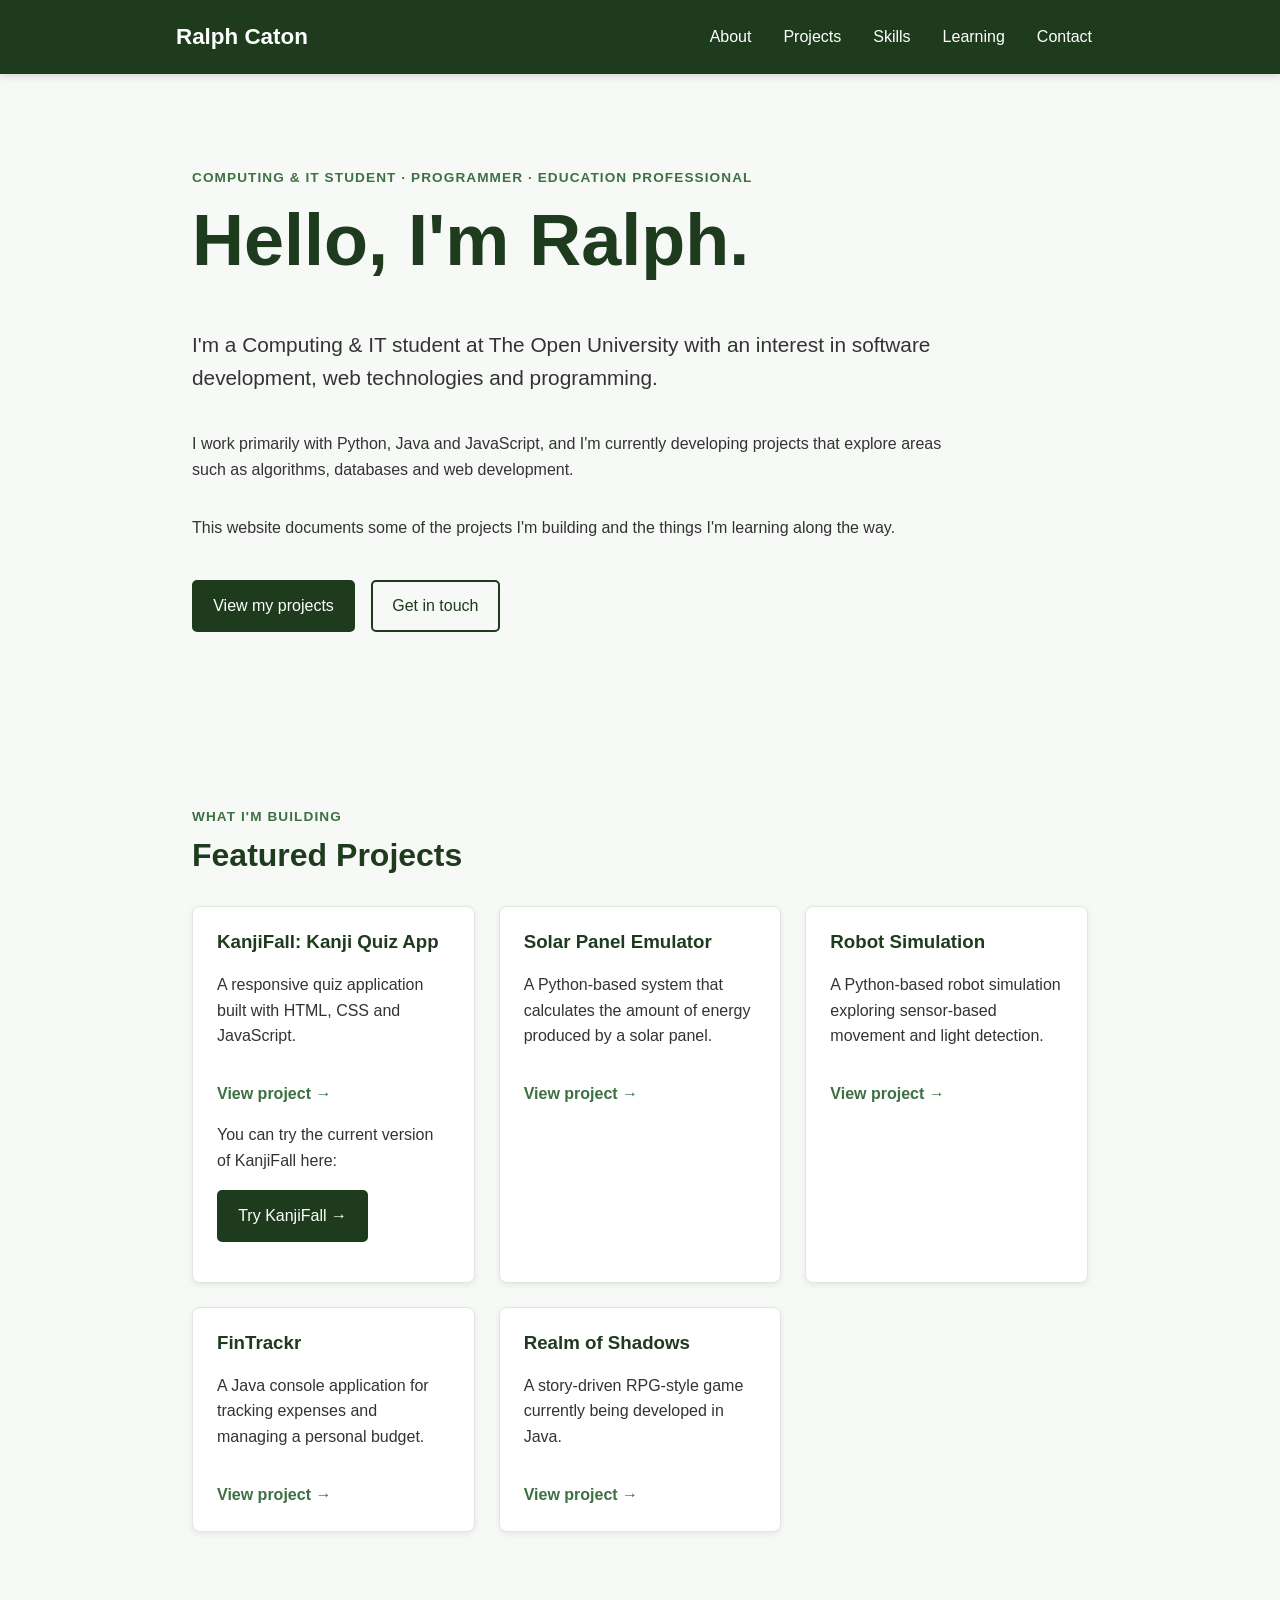
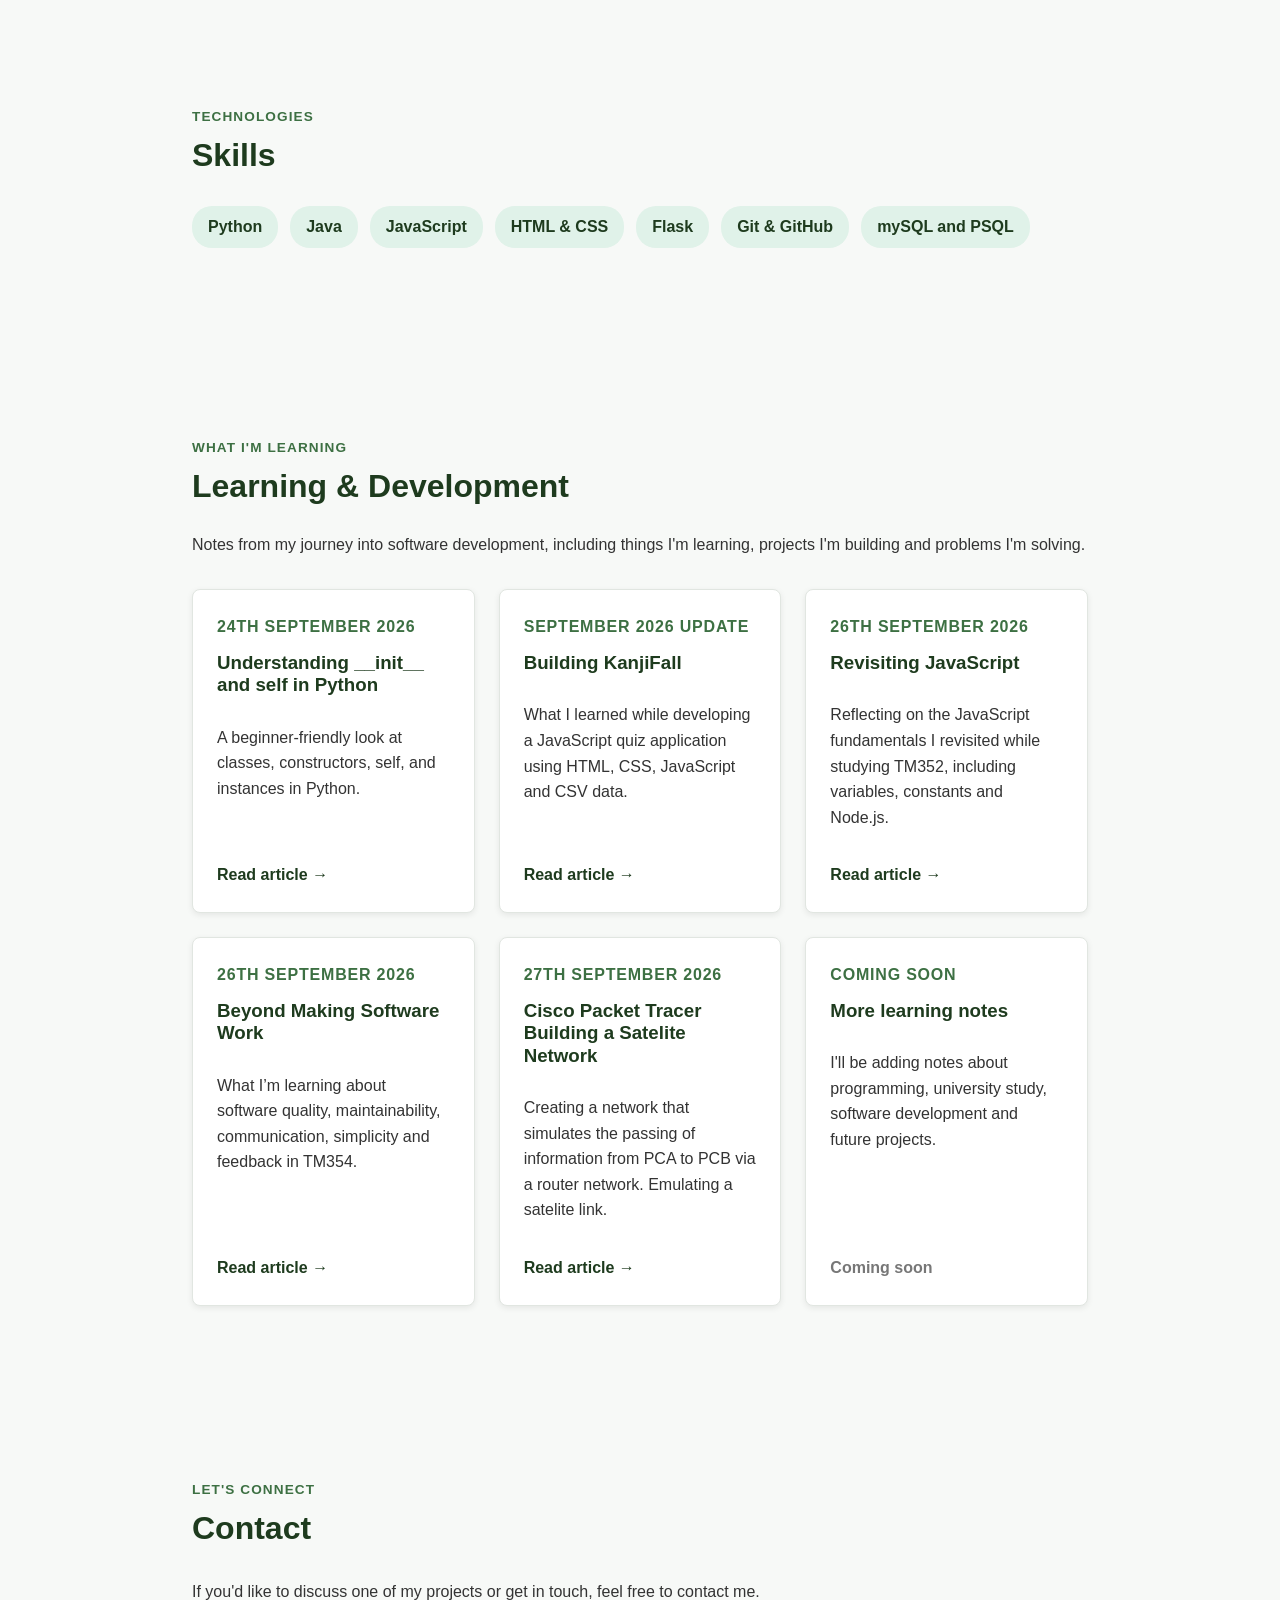
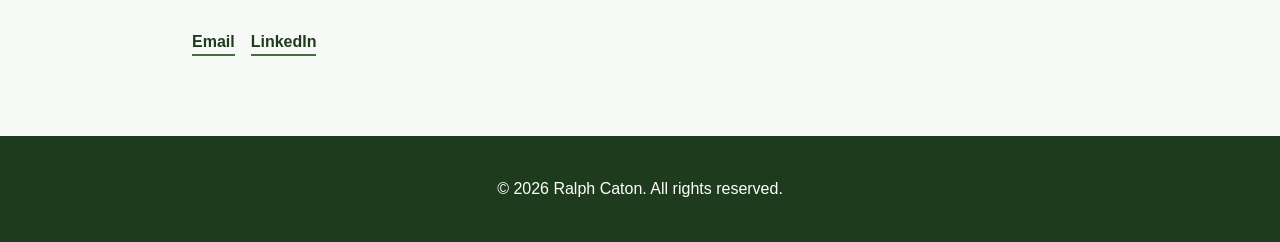
<file: index.html>
<!DOCTYPE html>

<html lang="en">

<head>
  <meta charset="UTF-8" />

<meta
 name="viewport"
 content="width=device-width, initial-scale=1.0"
/>

<meta
 name="description"
 content="Ralph Caton's programming portfolio. Computing and IT student working with Python, Java, JavaScript and web technologies.
 As a teacher I focus on software that has an educational benefit for the user"
/>

  <title>Ralph Caton | Programmer Portfolio</title>

  <link rel="stylesheet" href="styles.css" />

  <script defer src="projects.js"></script>

  <script defer src="script.js"></script>

</head>

<body>

  <header>

<nav class="navbar">

  <div class="logo">
    Ralph Caton
  </div>

  <ul class="nav-links">
    <li><a href="#about">About</a></li>
    <li><a href="#projects">Projects</a></li>
    <li><a href="#skills">Skills</a></li>
    <li><a href="#learning">Learning</a></li>
    <li><a href="#contact">Contact</a></li>
  </ul>

</nav>

  </header>

  <main>

<!-- About -->

<section id="about" class="container hero">

  <p class="eyebrow">
    Computing & IT Student · Programmer · Education Professional
  </p>

  <h1>Hello, I'm Ralph.</h1>

  <p class="intro">
    I'm a Computing & IT student at The Open University with an interest
    in software development, web technologies and programming.
  </p>

  <p>
    I work primarily with Python, Java and JavaScript, and I'm currently
    developing projects that explore areas such as algorithms, databases
    and web development.
  </p>

  <p>
    This website documents some of the projects I'm building and the
    things I'm learning along the way.
  </p>

  <div class="hero-buttons">

    <a href="#projects" class="button">
      View my projects
    </a>

    <a href="#contact" class="button button-secondary">
      Get in touch
    </a>

  </div>

</section>


<!-- Projects -->

<section id="projects" class="container">

  <div class="section-heading">

    <p class="eyebrow">
      What I'm building
    </p>

    <h2>Featured Projects</h2>

  </div>


  <div class="projects-grid">

    <div
      class="project-card"
      data-index="0"
      tabindex="0"
    >

      <h3>
        KanjiFall: Kanji Quiz App
      </h3>

      <p>
        A responsive quiz application built with HTML, CSS and
        JavaScript.
      </p>

      <span class="project-link">
        View project →
      </span>

      <p>
        You can try the current version of KanjiFall here:
      </p>

      <p>
        <a
          class="button"
          href="https://kanji-fall.netlify.app/"
          target="_blank"
          rel="noopener noreferrer"
        >
          Try KanjiFall →
        </a>
      </p>


    </div>


    <div
      class="project-card"
      data-index="1"
      tabindex="0"
    >

      <h3>
        Solar Panel Emulator
      </h3>

      <p>
        A Python-based system that calculates the amount of energy
        produced by a solar panel.
      </p>

      <span class="project-link">
        View project →
      </span>

    </div>


    <div
      class="project-card"
      data-index="2"
      tabindex="0"
    >

      <h3>
        Robot Simulation
      </h3>

      <p>
        A Python-based robot simulation exploring sensor-based
        movement and light detection.
      </p>

      <span class="project-link">
        View project →
      </span>

    </div>


    <div
      class="project-card"
      data-index="3"
      tabindex="0"
    >

      <h3>
        FinTrackr
      </h3>

      <p>
        A Java console application for tracking expenses and managing
        a personal budget.
      </p>

      <span class="project-link">
        View project →
      </span>

    </div>


    <div
      class="project-card"
      data-index="4"
      tabindex="0"
    >

      <h3>
        Realm of Shadows
      </h3>

      <p>
        A story-driven RPG-style game currently being developed in Java.
      </p>

      <span class="project-link">
        View project →
      </span>

    </div>

  </div>

</section>


<!-- Skills -->

<section id="skills" class="container">

  <div class="section-heading">

    <p class="eyebrow">
      Technologies
    </p>

    <h2>Skills</h2>

  </div>


  <ul class="skills-list">

    <li>Python</li>
    <li>Java</li>
    <li>JavaScript</li>
    <li>HTML & CSS</li>
    <li>Flask</li>
    <li>Git & GitHub</li>
    <li>mySQL and PSQL</li>

  </ul>

</section>


<!-- Learning & Development -->

<section id="learning" class="container">

  <div class="section-heading">

    <p class="eyebrow">
      What I'm learning
    </p>

    <h2>Learning & Development</h2>

    <p>
      Notes from my journey into software development, including
      things I'm learning, projects I'm building and problems I'm solving.
    </p>

  </div>


  <div class="blog-grid">


    <!-- Python Article -->

    <article class="blog-card">

      <p class="blog-date">
        24th September 2026
      </p>

      <h3>
        Understanding __init__ and self in Python
      </h3>

      <p>
        A beginner-friendly look at classes, constructors, self,
        and instances in Python.
      </p>

      <a href="blog/python-init-self.html">
        Read article →
      </a>

    </article>


    <!-- KanjiFall Article -->

    <article class="blog-card">

      <p class="blog-date">
        September 2026 Update
      </p>

      <h3>
        Building KanjiFall
      </h3>

      <p>
        What I learned while developing a JavaScript quiz application
        using HTML, CSS, JavaScript and CSV data.
      </p>

      <a href="blog/building-kanjifall.html">
        Read article →
      </a>

    </article>

    <!-- Revisiting JavaScript Article -->

<article class="blog-card">

  <p class="blog-date">
    26th September 2026
  </p>

  <h3>
    Revisiting JavaScript
  </h3>

  <p>
    Reflecting on the JavaScript fundamentals I revisited while
    studying TM352, including variables, constants and Node.js.
  </p>

  <a href="blog/revisiting-javascript.html">
    Read article →
  </a>

</article>

<!-- Beyond Making Software Work Article -->

<article class="blog-card">

  <p class="blog-date">
    26th September 2026
  </p>

  <h3>
    Beyond Making Software Work
  </h3>

  <p>
    What I’m learning about software quality, maintainability,
    communication, simplicity and feedback in TM354.
  </p>

  <a href="blog/beyond-making-software-work.html">
    Read article →
  </a>

</article>

<!-- Cisco Packet Tracer Building a Satelite Network -->

<article class="blog-card">

  <p class="blog-date">
    27th September 2026
  </p>

  <h3>
    Cisco Packet Tracer Building a Satelite Network
  </h3>

  <p>
    Creating a network that simulates the passing of information from PCA to PCB via a router network. Emulating a satelite link.
  </p>

<a href="blog/building-satellite-network.html">
  Read article →
</a>

</article>





    <!-- Future Articles -->

    <article class="blog-card">

      <p class="blog-date">
        Coming soon
      </p>

      <h3>
        More learning notes
      </h3>

      <p>
        I'll be adding notes about programming, university study,
        software development and future projects.
      </p>

      <span class="coming-soon">
        Coming soon
      </span>

    </article>


  </div>

</section>


<!-- Contact -->

<section id="contact" class="container">

  <div class="section-heading">

    <p class="eyebrow">
      Let's connect
    </p>

    <h2>Contact</h2>

  </div>


  <p>
    If you'd like to discuss one of my projects or get in touch,
    feel free to contact me.
  </p>


  <div class="contact-links">

    <a href="mailto:ralphcaton@gmail.com">
      Email
    </a>


    <a
      href="https://www.linkedin.com/in/ralphbrookescaton"
      target="_blank"
      rel="noopener noreferrer"
    >
      LinkedIn
    </a>

  </div>

</section>


  </main>

  <!-- Footer -->

  <footer>


<p>
  &copy; 2026 Ralph Caton. All rights reserved.
</p>


  </footer>

  <!-- Project Modal -->

  <div
    id="projectModal"
    class="modal"
    role="dialog"
    aria-modal="true"
    aria-labelledby="modalTitle"
  >

<div class="modal-content">

  <button
    class="close"
    aria-label="Close project window"
  >
    &times;
  </button>


  <p class="eyebrow">
    Project
  </p>


  <h2 id="modalTitle"></h2>


  <p id="modalDescription"></p>


  <a
    id="modalLink"
    class="button"
    href="#"
    target="_blank"
    rel="noopener noreferrer"
  >
    View on GitHub →
  </a>

</div>

  </div>

</body>

</html>
</file>
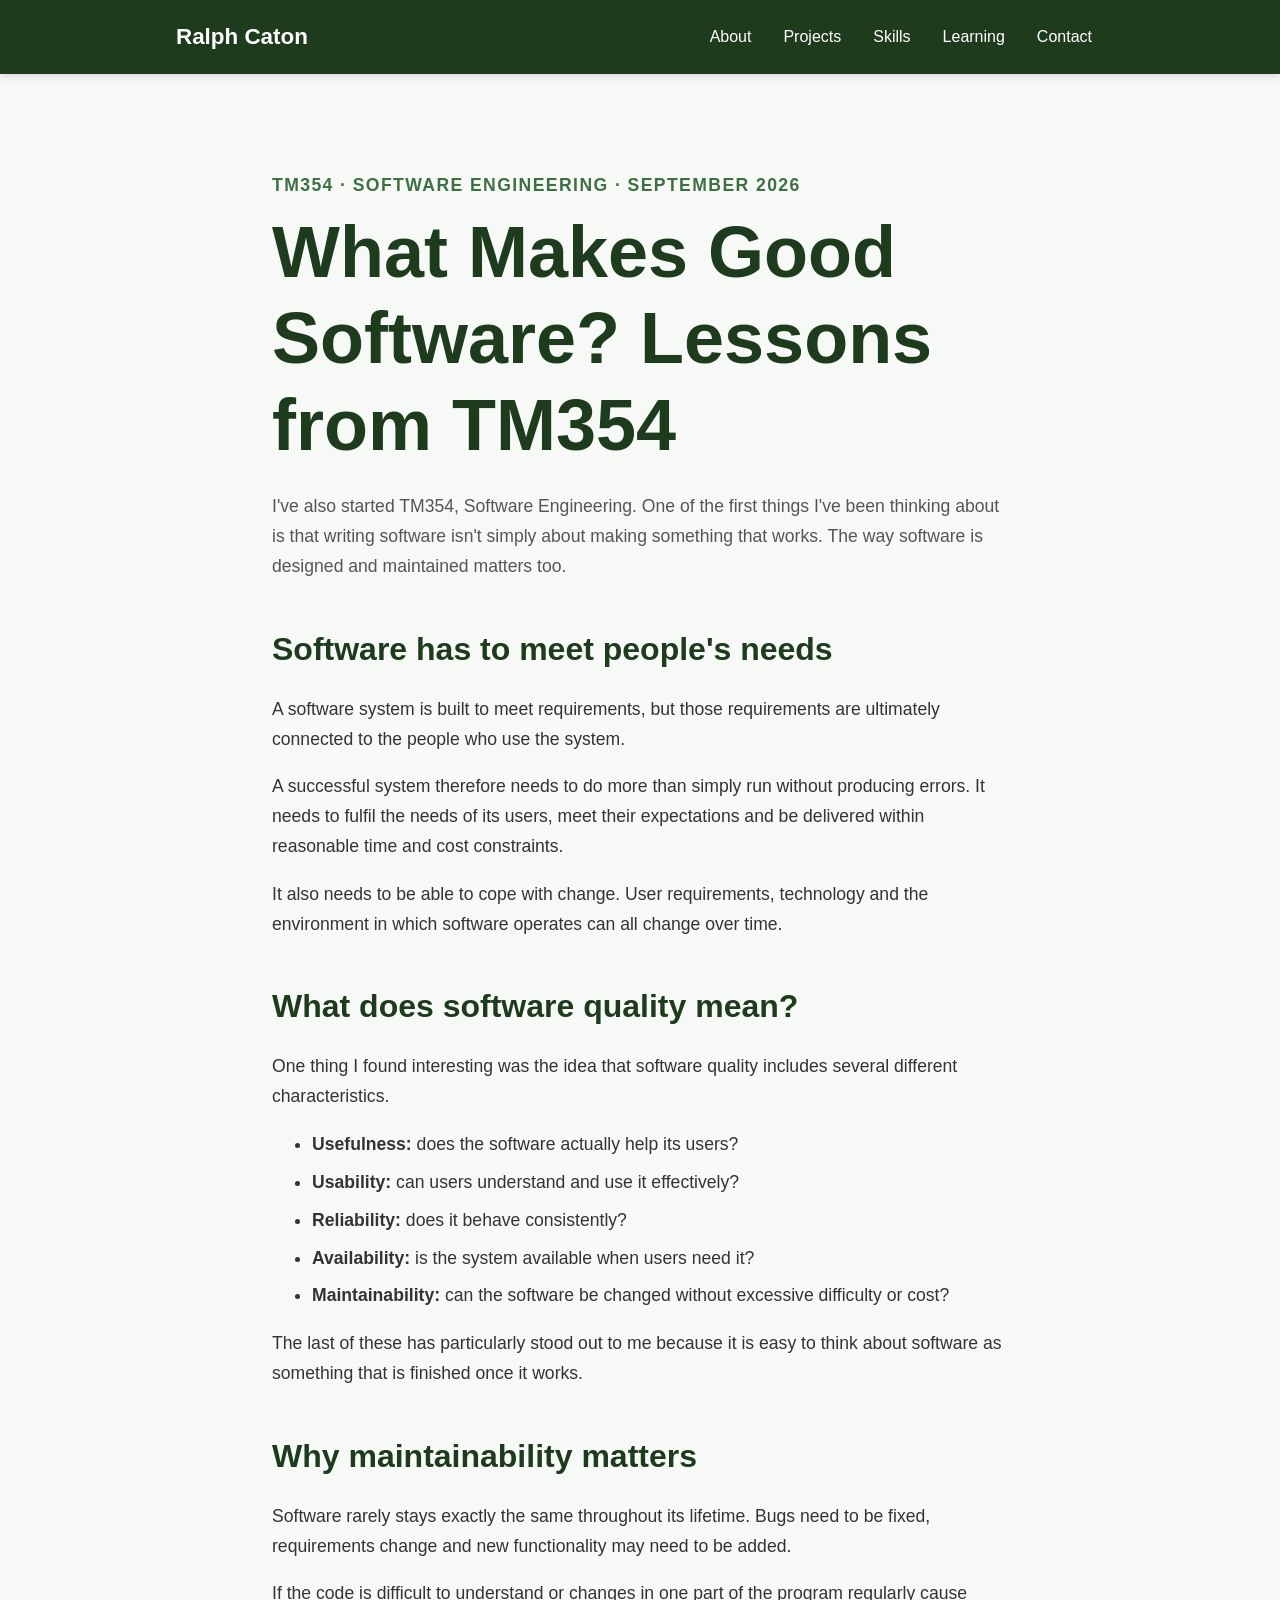
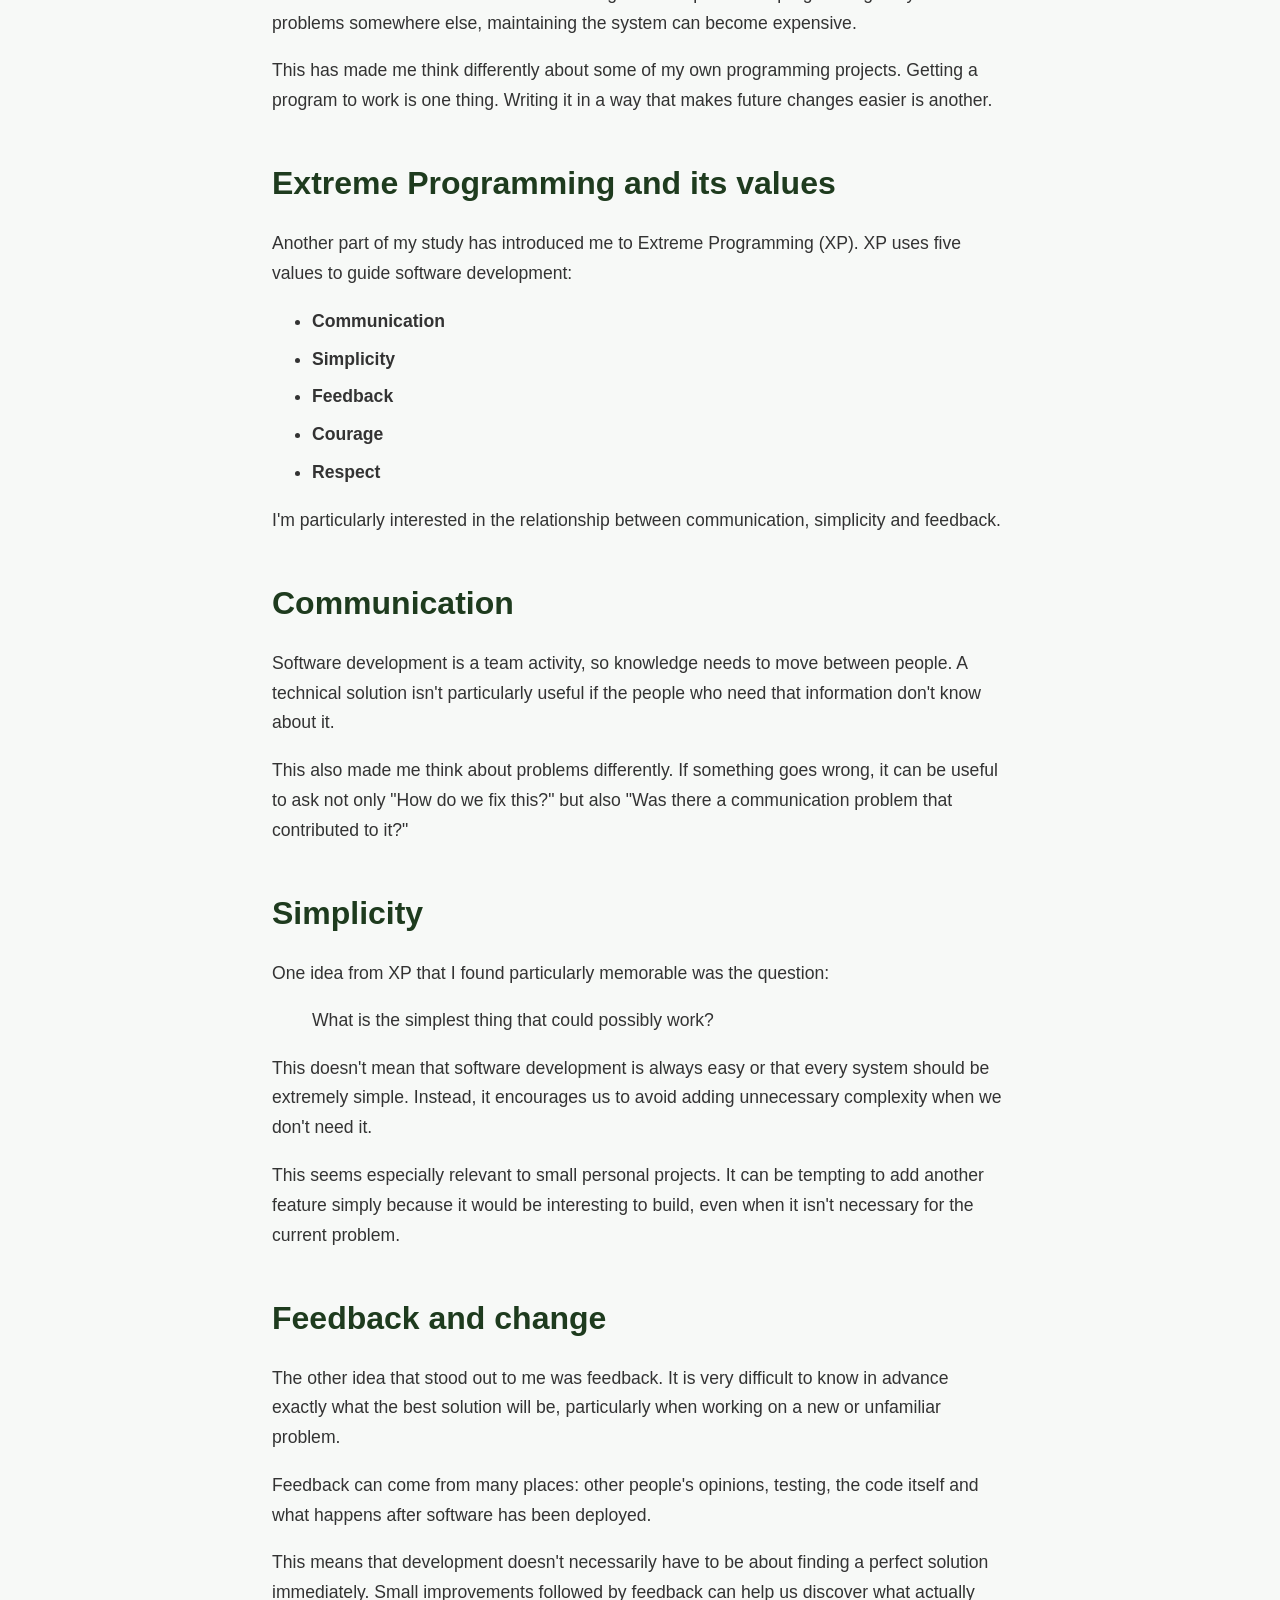
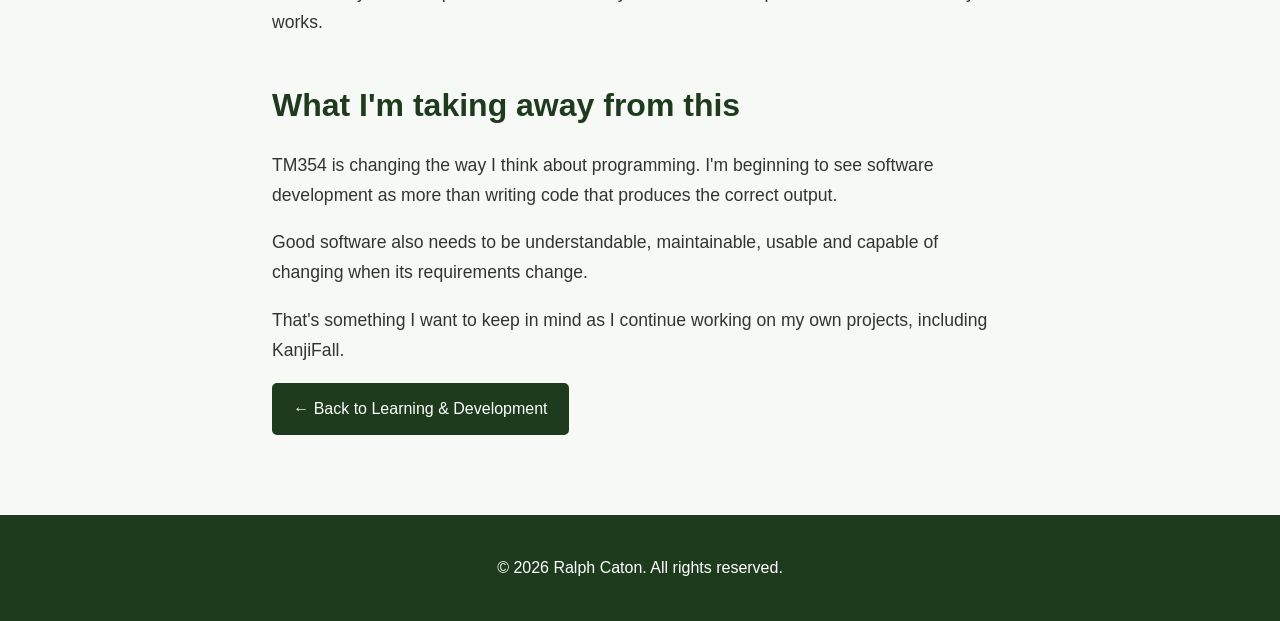
<file: blog/beyond-making-software-work.html>
<!DOCTYPE html>
<html lang="en">

<head>
  <meta charset="UTF-8" />

  <meta
    name="viewport"
    content="width=device-width, initial-scale=1.0"
  />

  <meta
    name="description"
    content="What I'm learning about software quality, maintainability and Extreme Programming while studying TM354 Software Engineering."
  />

  <title>What Makes Good Software? Lessons from TM354 | Ralph Caton</title>

  <link rel="stylesheet" href="../styles.css" />
</head>


<body>

  <header>

    <nav class="navbar">

      <div class="logo">
        Ralph Caton
      </div>

      <ul class="nav-links">
        <li><a href="../index.html#about">About</a></li>
        <li><a href="../index.html#projects">Projects</a></li>
        <li><a href="../index.html#skills">Skills</a></li>
        <li><a href="../index.html#learning">Learning</a></li>
        <li><a href="../index.html#contact">Contact</a></li>
      </ul>

    </nav>

  </header>


  <main>

    <article class="blog-post container">

      <p class="eyebrow">
        TM354 · Software Engineering · September 2026
      </p>

      <h1>
        What Makes Good Software? Lessons from TM354
      </h1>

      <p class="blog-introduction">
        I've also started TM354, Software Engineering. One of the first
        things I've been thinking about is that writing software isn't
        simply about making something that works. The way software is
        designed and maintained matters too.
      </p>


      <h2>Software has to meet people's needs</h2>

      <p>
        A software system is built to meet requirements, but those
        requirements are ultimately connected to the people who use the
        system.
      </p>

      <p>
        A successful system therefore needs to do more than simply run
        without producing errors. It needs to fulfil the needs of its
        users, meet their expectations and be delivered within reasonable
        time and cost constraints.
      </p>

      <p>
        It also needs to be able to cope with change. User requirements,
        technology and the environment in which software operates can all
        change over time.
      </p>


      <h2>What does software quality mean?</h2>

      <p>
        One thing I found interesting was the idea that software quality
        includes several different characteristics.
      </p>

      <ul>
        <li><strong>Usefulness:</strong> does the software actually help its users?</li>
        <li><strong>Usability:</strong> can users understand and use it effectively?</li>
        <li><strong>Reliability:</strong> does it behave consistently?</li>
        <li><strong>Availability:</strong> is the system available when users need it?</li>
        <li><strong>Maintainability:</strong> can the software be changed without excessive difficulty or cost?</li>
      </ul>

      <p>
        The last of these has particularly stood out to me because it is
        easy to think about software as something that is finished once it
        works.
      </p>


      <h2>Why maintainability matters</h2>

      <p>
        Software rarely stays exactly the same throughout its lifetime.
        Bugs need to be fixed, requirements change and new functionality
        may need to be added.
      </p>

      <p>
        If the code is difficult to understand or changes in one part of
        the program regularly cause problems somewhere else, maintaining
        the system can become expensive.
      </p>

      <p>
        This has made me think differently about some of my own programming
        projects. Getting a program to work is one thing. Writing it in a
        way that makes future changes easier is another.
      </p>


      <h2>Extreme Programming and its values</h2>

      <p>
        Another part of my study has introduced me to Extreme Programming
        (XP). XP uses five values to guide software development:
      </p>

      <ul>
        <li><strong>Communication</strong></li>
        <li><strong>Simplicity</strong></li>
        <li><strong>Feedback</strong></li>
        <li><strong>Courage</strong></li>
        <li><strong>Respect</strong></li>
      </ul>

      <p>
        I'm particularly interested in the relationship between
        communication, simplicity and feedback.
      </p>


      <h2>Communication</h2>

      <p>
        Software development is a team activity, so knowledge needs to move
        between people. A technical solution isn't particularly useful if
        the people who need that information don't know about it.
      </p>

      <p>
        This also made me think about problems differently. If something
        goes wrong, it can be useful to ask not only "How do we fix this?"
        but also "Was there a communication problem that contributed to it?"
      </p>


      <h2>Simplicity</h2>

      <p>
        One idea from XP that I found particularly memorable was the question:
      </p>

      <blockquote>
        <p>
          What is the simplest thing that could possibly work?
        </p>
      </blockquote>

      <p>
        This doesn't mean that software development is always easy or that
        every system should be extremely simple. Instead, it encourages us
        to avoid adding unnecessary complexity when we don't need it.
      </p>

      <p>
        This seems especially relevant to small personal projects. It can
        be tempting to add another feature simply because it would be
        interesting to build, even when it isn't necessary for the current
        problem.
      </p>


      <h2>Feedback and change</h2>

      <p>
        The other idea that stood out to me was feedback. It is very
        difficult to know in advance exactly what the best solution will be,
        particularly when working on a new or unfamiliar problem.
      </p>

      <p>
        Feedback can come from many places: other people's opinions,
        testing, the code itself and what happens after software has been
        deployed.
      </p>

      <p>
        This means that development doesn't necessarily have to be about
        finding a perfect solution immediately. Small improvements followed
        by feedback can help us discover what actually works.
      </p>


      <h2>What I'm taking away from this</h2>

      <p>
        TM354 is changing the way I think about programming. I'm beginning
        to see software development as more than writing code that produces
        the correct output.
      </p>

      <p>
        Good software also needs to be understandable, maintainable,
        usable and capable of changing when its requirements change.
      </p>

      <p>
        That's something I want to keep in mind as I continue working on my
        own projects, including KanjiFall.
      </p>


      <a
        class="button"
        href="../index.html#learning"
      >
        ← Back to Learning & Development
      </a>

    </article>

  </main>


  <footer>
    <p>&copy; 2026 Ralph Caton. All rights reserved.</p>
  </footer>

</body>

</html>
</file>
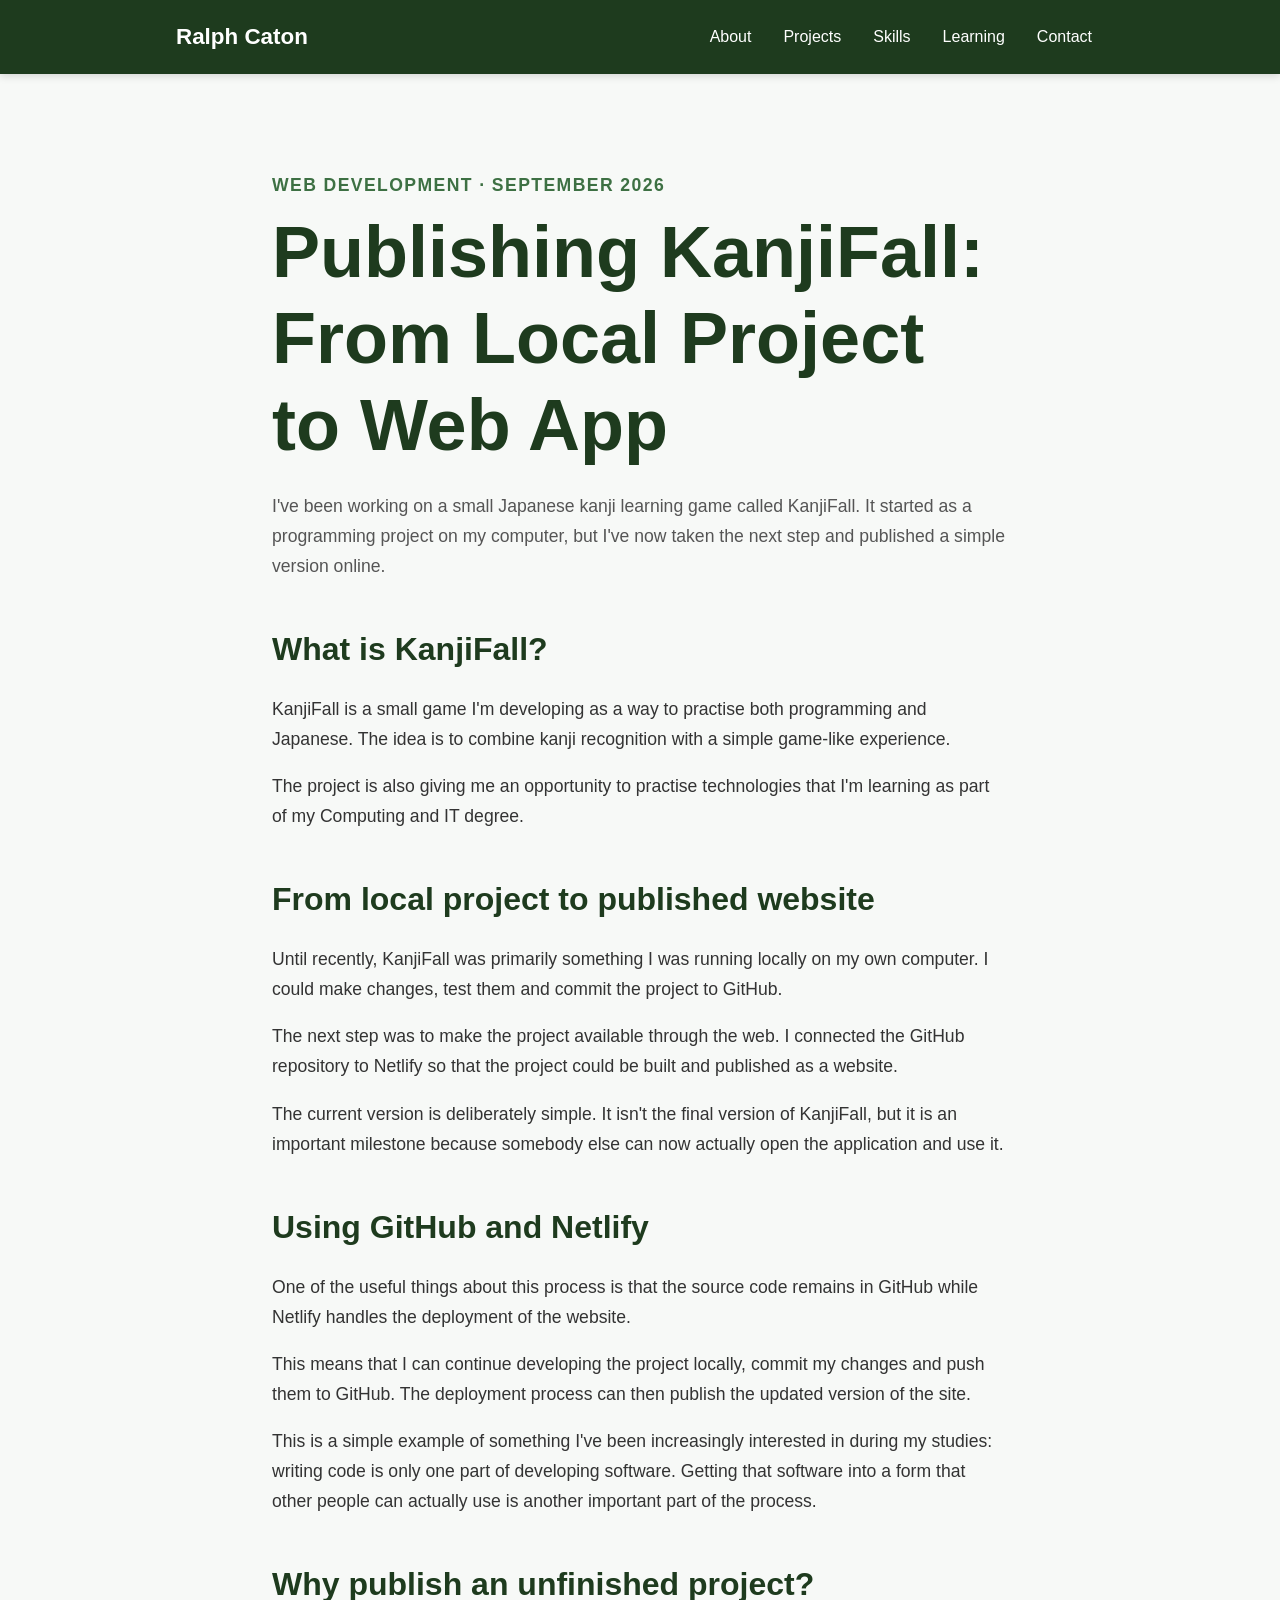
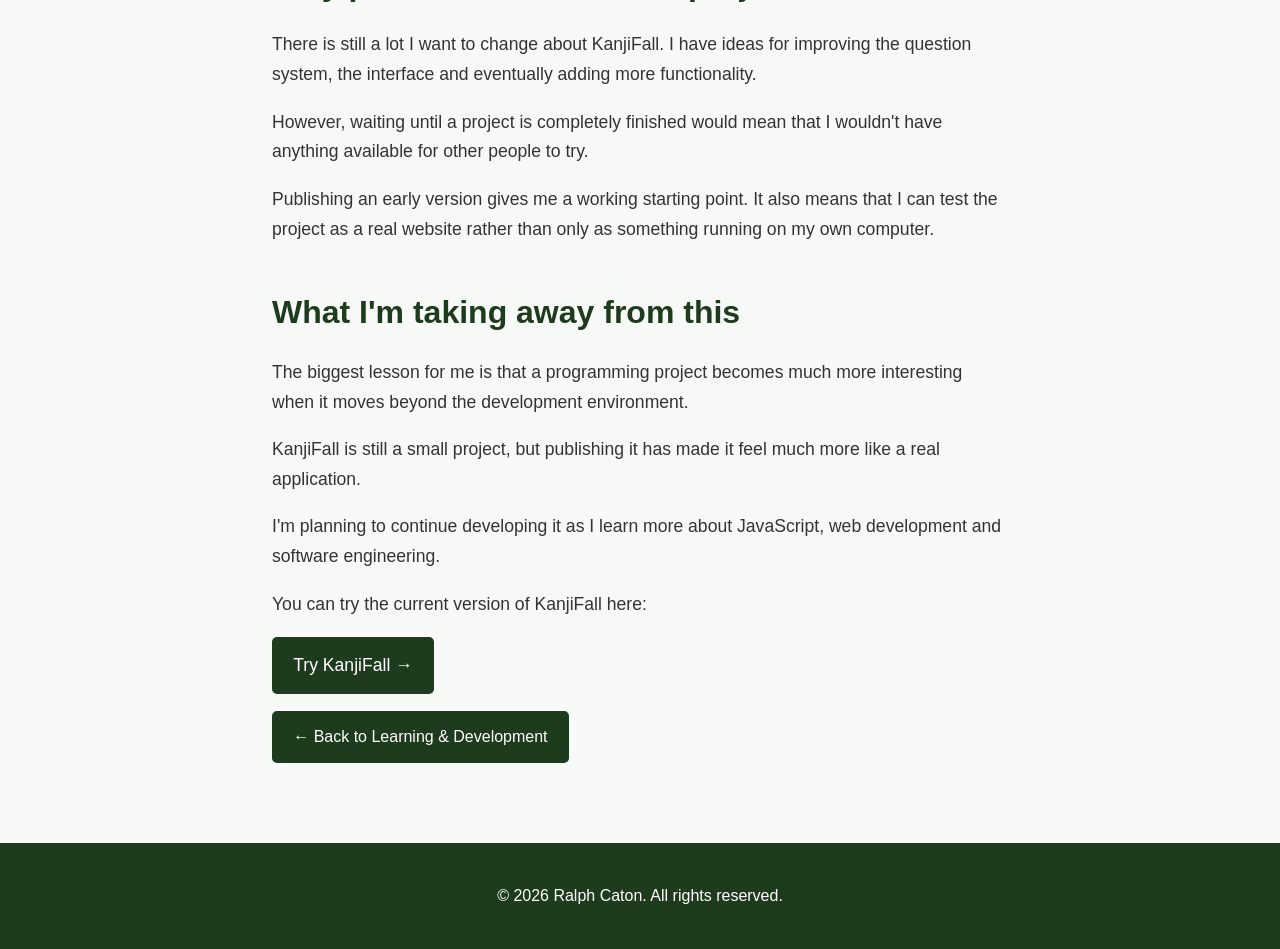
<file: blog/building-kanjifall.html>
<!DOCTYPE html>
<html lang="en">

<head>
  <meta charset="UTF-8" />

  <meta
    name="viewport"
    content="width=device-width, initial-scale=1.0"
  />

  <meta
    name="description"
    content="How I published a simple version of KanjiFall, a Japanese kanji learning game, using GitHub and Netlify."
  />

  <title>Publishing KanjiFall: From Local Project to Web App | Ralph Caton</title>

  <link rel="stylesheet" href="../styles.css" />
</head>


<body>

  <header>

    <nav class="navbar">

      <div class="logo">
        Ralph Caton
      </div>

      <ul class="nav-links">
        <li><a href="../index.html#about">About</a></li>
        <li><a href="../index.html#projects">Projects</a></li>
        <li><a href="../index.html#skills">Skills</a></li>
        <li><a href="../index.html#learning">Learning</a></li>
        <li><a href="../index.html#contact">Contact</a></li>
      </ul>

    </nav>

  </header>


  <main>

    <article class="blog-post container">

      <p class="eyebrow">
        Web Development · September 2026
      </p>

      <h1>
        Publishing KanjiFall: From Local Project to Web App
      </h1>

      <p class="blog-introduction">
        I've been working on a small Japanese kanji learning game called
        KanjiFall. It started as a programming project on my computer, but
        I've now taken the next step and published a simple version online.
      </p>


      <h2>What is KanjiFall?</h2>

      <p>
        KanjiFall is a small game I'm developing as a way to practise both
        programming and Japanese. The idea is to combine kanji recognition
        with a simple game-like experience.
      </p>

      <p>
        The project is also giving me an opportunity to practise technologies
        that I'm learning as part of my Computing and IT degree.
      </p>


      <h2>From local project to published website</h2>

      <p>
        Until recently, KanjiFall was primarily something I was running
        locally on my own computer. I could make changes, test them and
        commit the project to GitHub.
      </p>

      <p>
        The next step was to make the project available through the web.
        I connected the GitHub repository to Netlify so that the project
        could be built and published as a website.
      </p>

      <p>
        The current version is deliberately simple. It isn't the final
        version of KanjiFall, but it is an important milestone because
        somebody else can now actually open the application and use it.
      </p>


      <h2>Using GitHub and Netlify</h2>

      <p>
        One of the useful things about this process is that the source code
        remains in GitHub while Netlify handles the deployment of the
        website.
      </p>

      <p>
        This means that I can continue developing the project locally,
        commit my changes and push them to GitHub. The deployment process
        can then publish the updated version of the site.
      </p>

      <p>
        This is a simple example of something I've been increasingly
        interested in during my studies: writing code is only one part of
        developing software. Getting that software into a form that other
        people can actually use is another important part of the process.
      </p>


      <h2>Why publish an unfinished project?</h2>

      <p>
        There is still a lot I want to change about KanjiFall. I have ideas
        for improving the question system, the interface and eventually
        adding more functionality.
      </p>

      <p>
        However, waiting until a project is completely finished would mean
        that I wouldn't have anything available for other people to try.
      </p>

      <p>
        Publishing an early version gives me a working starting point. It
        also means that I can test the project as a real website rather than
        only as something running on my own computer.
      </p>


      <h2>What I'm taking away from this</h2>

      <p>
        The biggest lesson for me is that a programming project becomes much
        more interesting when it moves beyond the development environment.
      </p>

      <p>
        KanjiFall is still a small project, but publishing it has made it
        feel much more like a real application.
      </p>

      <p>
        I'm planning to continue developing it as I learn more about
        JavaScript, web development and software engineering.
      </p>

      <p>
        You can try the current version of KanjiFall here:
      </p>

      <p>
        <a
          class="button"
          href="https://kanji-fall.netlify.app/"
          target="_blank"
          rel="noopener noreferrer"
        >
          Try KanjiFall →
        </a>
      </p>


      <a
        class="button"
        href="../index.html#learning"
      >
        ← Back to Learning & Development
      </a>

    </article>

  </main>


  <footer>
    <p>&copy; 2026 Ralph Caton. All rights reserved.</p>
  </footer>

</body>

</html>
</file>
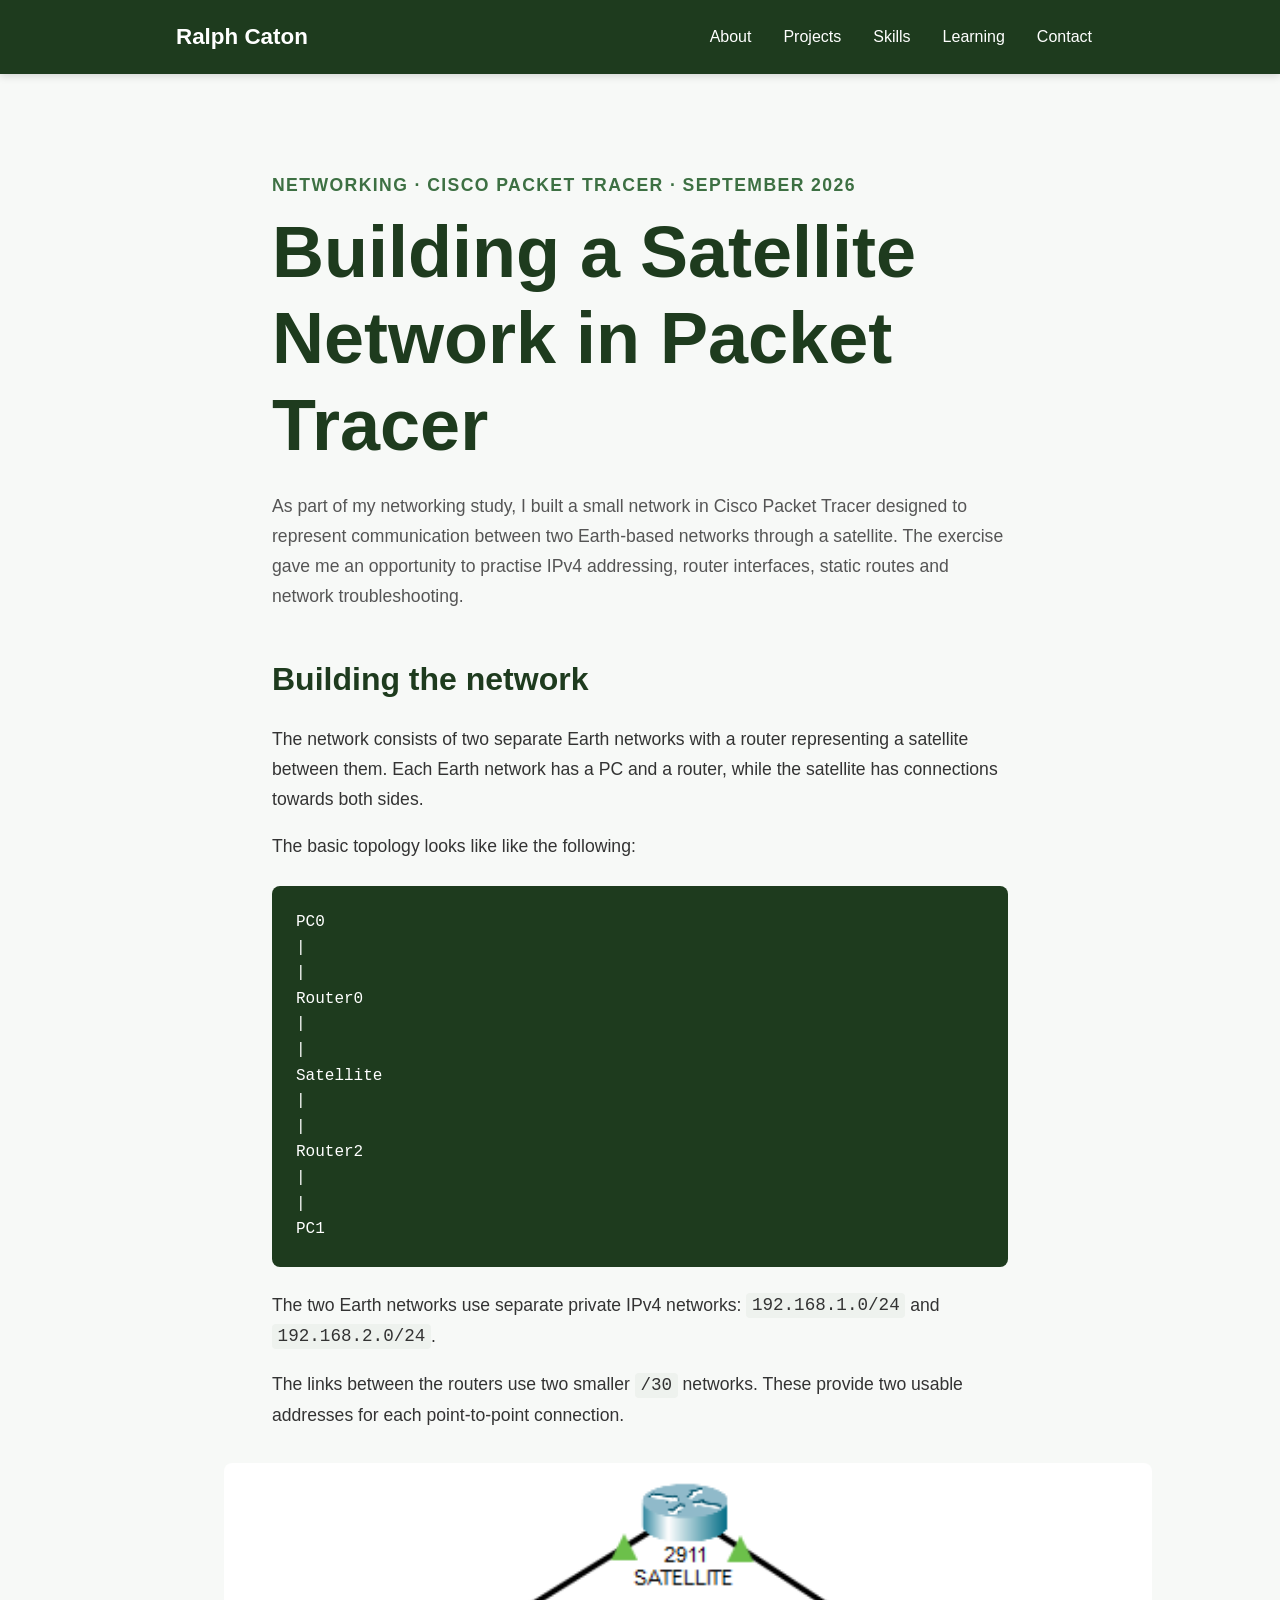
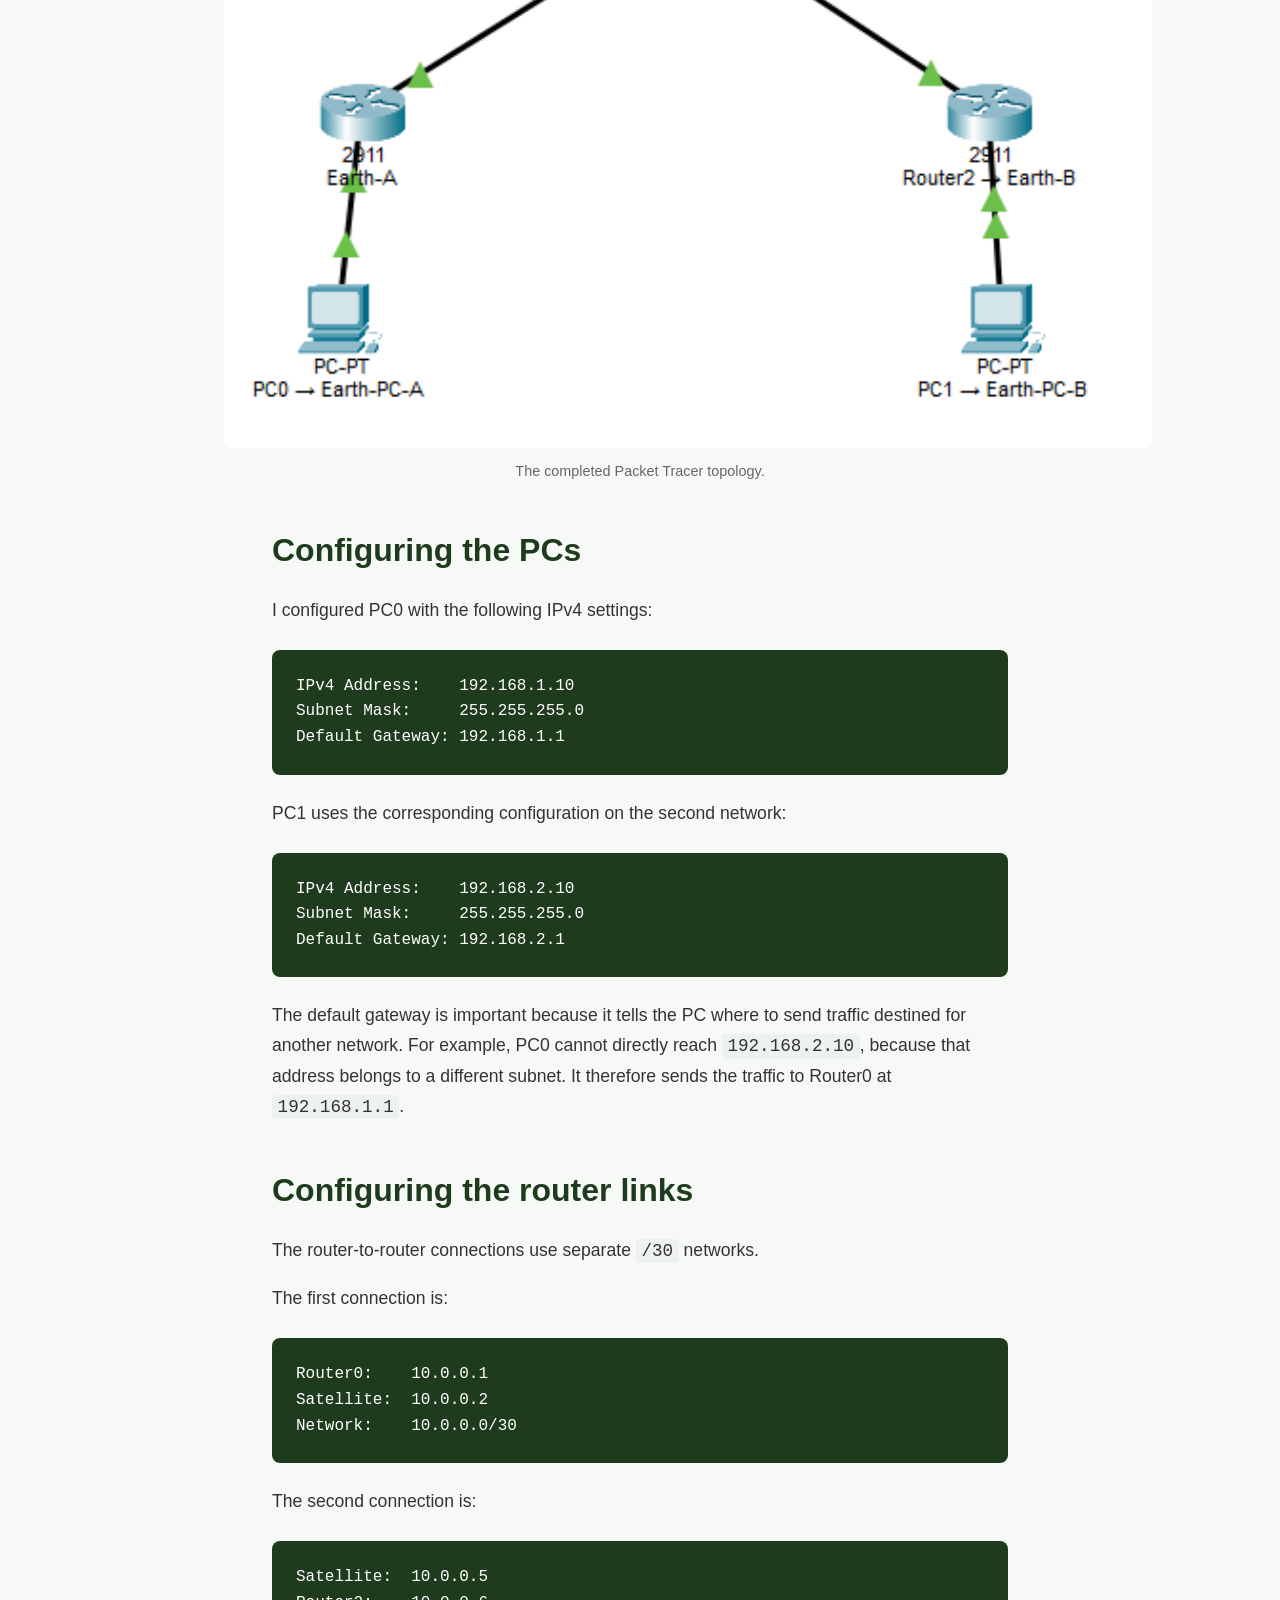
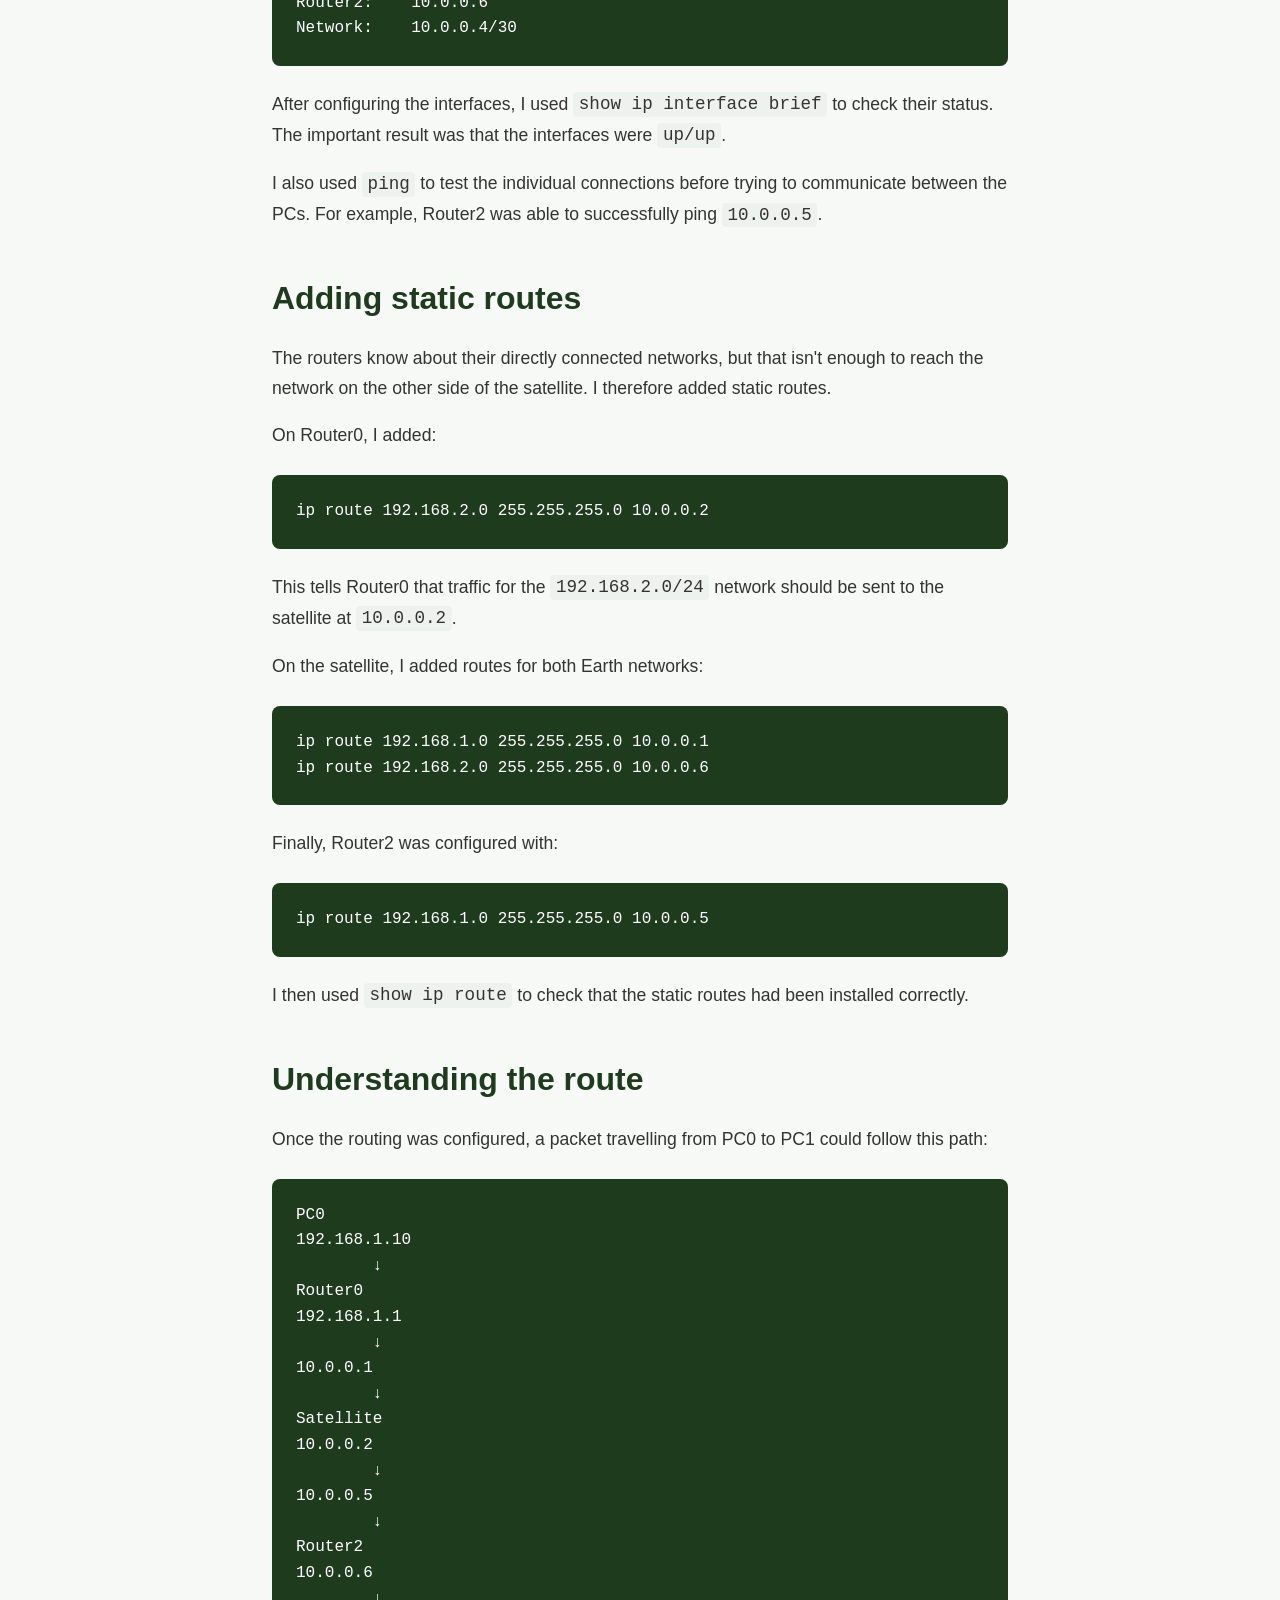
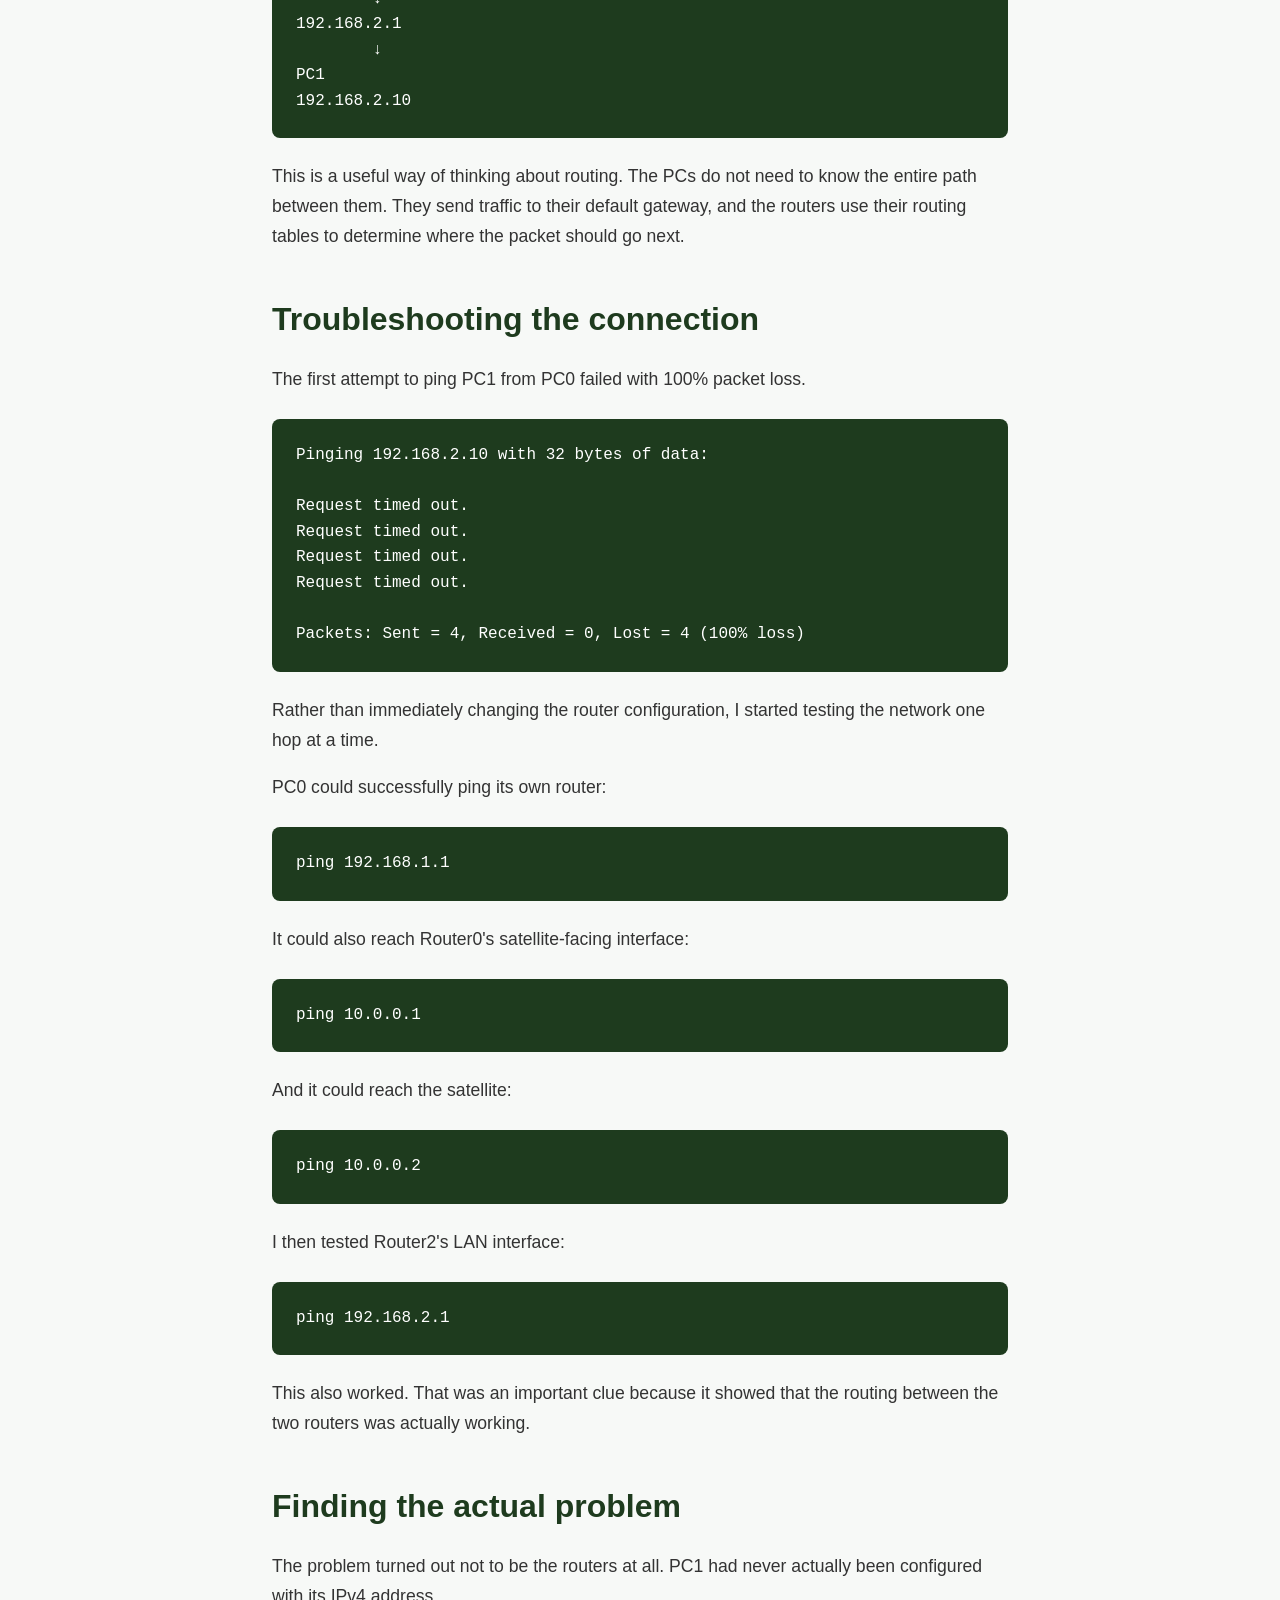
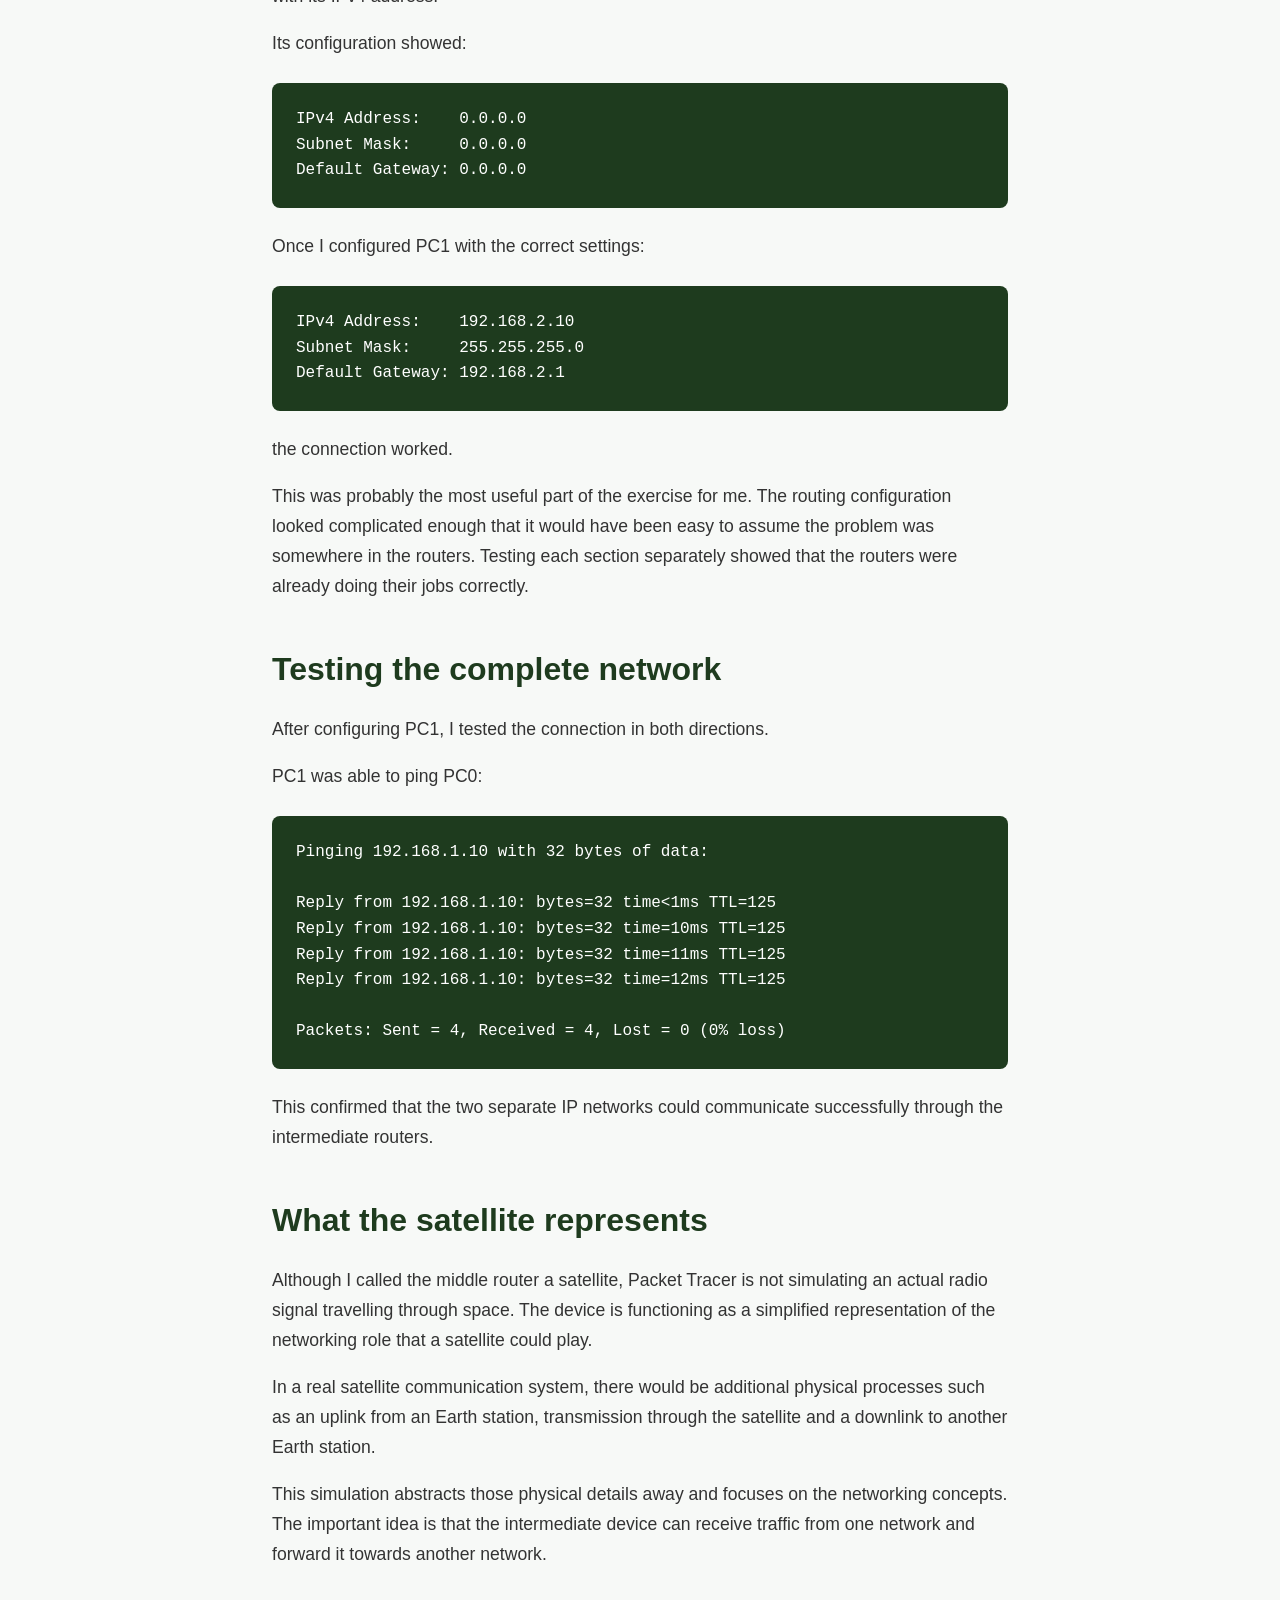
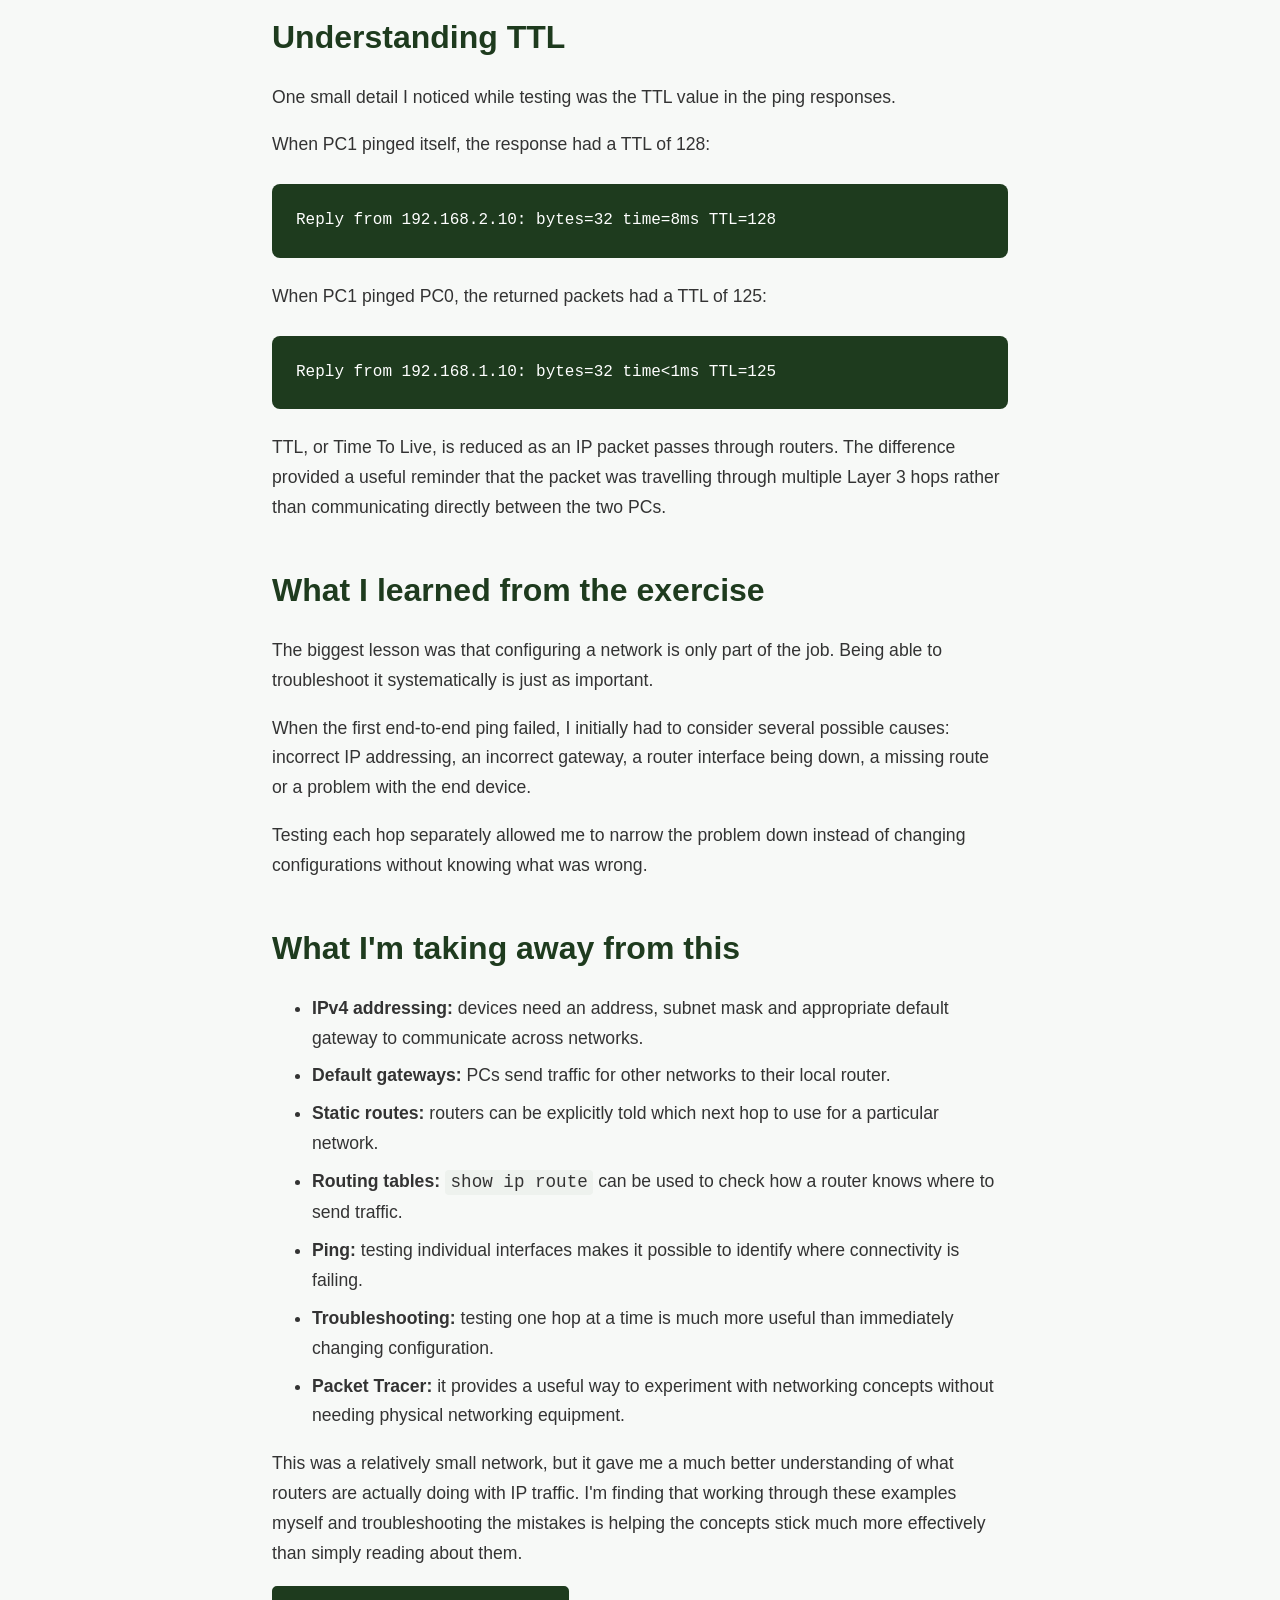
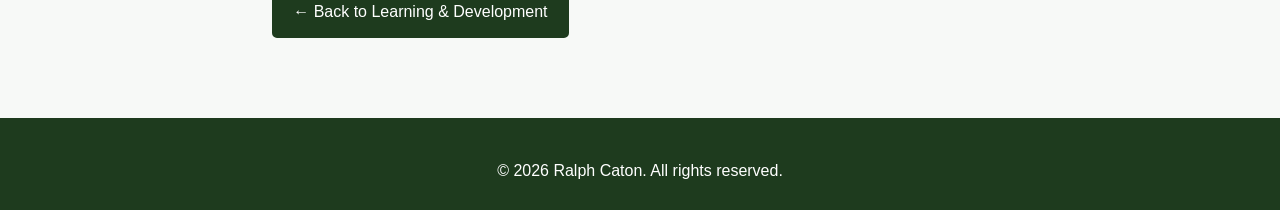
<file: blog/building-satellite-network.html>
<!DOCTYPE html>
<html lang="en">

<head>
  <meta charset="UTF-8" />

  <meta
    name="viewport"
    content="width=device-width, initial-scale=1.0"
  />

  <meta
    name="description"
    content="Building and troubleshooting a simple satellite network in Cisco Packet Tracer using routers, static routes and IPv4 addressing."
  />

  <title>Building a Satellite Network in Packet Tracer | Ralph Caton</title>

  <link rel="stylesheet" href="../styles.css" />
</head>

<body>

  <header>
    <nav class="navbar">

      <div class="logo">
        Ralph Caton
      </div>

      <ul class="nav-links">
        <li><a href="../index.html#about">About</a></li>
        <li><a href="../index.html#projects">Projects</a></li>
        <li><a href="../index.html#skills">Skills</a></li>
        <li><a href="../index.html#learning">Learning</a></li>
        <li><a href="../index.html#contact">Contact</a></li>
      </ul>

    </nav>
  </header>

  <main>

    <article class="blog-post container">

      <p class="eyebrow">
        Networking · Cisco Packet Tracer · September 2026
      </p>

      <h1>
        Building a Satellite Network in Packet Tracer
      </h1>

      <p class="blog-introduction">
        As part of my networking study, I built a small network in
        Cisco Packet Tracer designed to represent communication
        between two Earth-based networks through a satellite.
        The exercise gave me an opportunity to practise IPv4
        addressing, router interfaces, static routes and network
        troubleshooting.
      </p>


      <h2>Building the network</h2>

      <p>
        The network consists of two separate Earth networks with a
        router representing a satellite between them. Each Earth
        network has a PC and a router, while the satellite has
        connections towards both sides.
      </p>

      <p>
        The basic topology looks like like the following:
      </p>

      <pre><code>PC0
|
|
Router0
|
|
Satellite
|
|
Router2
|
|
PC1</code></pre>

      <p>
        The two Earth networks use separate private IPv4 networks:
        <code>192.168.1.0/24</code> and
        <code>192.168.2.0/24</code>.
      </p>

      <p>
        The links between the routers use two smaller
        <code>/30</code> networks. These provide two usable addresses
        for each point-to-point connection.
      </p>

      <figure>
        <img
          src="../images/packet-tracer-satellite.png"
          alt="Cisco Packet Tracer network showing two PCs communicating through three routers, including a central satellite router."
        >

        <figcaption>
          The completed Packet Tracer topology.
        </figcaption>
      </figure>


      <h2>Configuring the PCs</h2>

      <p>
        I configured PC0 with the following IPv4 settings:
      </p>

      <pre><code>IPv4 Address:    192.168.1.10
Subnet Mask:     255.255.255.0
Default Gateway: 192.168.1.1</code></pre>

      <p>
        PC1 uses the corresponding configuration on the second
        network:
      </p>

      <pre><code>IPv4 Address:    192.168.2.10
Subnet Mask:     255.255.255.0
Default Gateway: 192.168.2.1</code></pre>

      <p>
        The default gateway is important because it tells the PC
        where to send traffic destined for another network. For
        example, PC0 cannot directly reach
        <code>192.168.2.10</code>, because that address belongs to a
        different subnet. It therefore sends the traffic to
        Router0 at <code>192.168.1.1</code>.
      </p>


      <h2>Configuring the router links</h2>

      <p>
        The router-to-router connections use separate
        <code>/30</code> networks.
      </p>

      <p>
        The first connection is:
      </p>

      <pre><code>Router0:    10.0.0.1
Satellite:  10.0.0.2
Network:    10.0.0.0/30</code></pre>

      <p>
        The second connection is:
      </p>

      <pre><code>Satellite:  10.0.0.5
Router2:    10.0.0.6
Network:    10.0.0.4/30</code></pre>

      <p>
        After configuring the interfaces, I used
        <code>show ip interface brief</code> to check their status.
        The important result was that the interfaces were
        <code>up/up</code>.
      </p>

      <p>
        I also used <code>ping</code> to test the individual
        connections before trying to communicate between the PCs.
        For example, Router2 was able to successfully ping
        <code>10.0.0.5</code>.
      </p>


      <h2>Adding static routes</h2>

      <p>
        The routers know about their directly connected networks,
        but that isn't enough to reach the network on the other side
        of the satellite. I therefore added static routes.
      </p>

      <p>
        On Router0, I added:
      </p>

      <pre><code>ip route 192.168.2.0 255.255.255.0 10.0.0.2</code></pre>

      <p>
        This tells Router0 that traffic for the
        <code>192.168.2.0/24</code> network should be sent to the
        satellite at <code>10.0.0.2</code>.
      </p>

      <p>
        On the satellite, I added routes for both Earth networks:
      </p>

      <pre><code>ip route 192.168.1.0 255.255.255.0 10.0.0.1
ip route 192.168.2.0 255.255.255.0 10.0.0.6</code></pre>

      <p>
        Finally, Router2 was configured with:
      </p>

      <pre><code>ip route 192.168.1.0 255.255.255.0 10.0.0.5</code></pre>

      <p>
        I then used <code>show ip route</code> to check that the
        static routes had been installed correctly.
      </p>


      <h2>Understanding the route</h2>

      <p>
        Once the routing was configured, a packet travelling from
        PC0 to PC1 could follow this path:
      </p>

      <pre><code>PC0
192.168.1.10
        ↓
Router0
192.168.1.1
        ↓
10.0.0.1
        ↓
Satellite
10.0.0.2
        ↓
10.0.0.5
        ↓
Router2
10.0.0.6
        ↓
192.168.2.1
        ↓
PC1
192.168.2.10</code></pre>

      <p>
        This is a useful way of thinking about routing. The PCs do
        not need to know the entire path between them. They send
        traffic to their default gateway, and the routers use their
        routing tables to determine where the packet should go next.
      </p>


      <h2>Troubleshooting the connection</h2>

      <p>
        The first attempt to ping PC1 from PC0 failed with 100%
        packet loss.
      </p>

      <pre><code>Pinging 192.168.2.10 with 32 bytes of data:

Request timed out.
Request timed out.
Request timed out.
Request timed out.

Packets: Sent = 4, Received = 0, Lost = 4 (100% loss)</code></pre>

      <p>
        Rather than immediately changing the router configuration,
        I started testing the network one hop at a time.
      </p>

      <p>
        PC0 could successfully ping its own router:
      </p>

      <pre><code>ping 192.168.1.1</code></pre>

      <p>
        It could also reach Router0's satellite-facing interface:
      </p>

      <pre><code>ping 10.0.0.1</code></pre>

      <p>
        And it could reach the satellite:
      </p>

      <pre><code>ping 10.0.0.2</code></pre>

      <p>
        I then tested Router2's LAN interface:
      </p>

      <pre><code>ping 192.168.2.1</code></pre>

      <p>
        This also worked. That was an important clue because it
        showed that the routing between the two routers was actually
        working.
      </p>


      <h2>Finding the actual problem</h2>

      <p>
        The problem turned out not to be the routers at all.
        PC1 had never actually been configured with its IPv4
        address.
      </p>

      <p>
        Its configuration showed:
      </p>

      <pre><code>IPv4 Address:    0.0.0.0
Subnet Mask:     0.0.0.0
Default Gateway: 0.0.0.0</code></pre>

      <p>
        Once I configured PC1 with the correct settings:
      </p>

      <pre><code>IPv4 Address:    192.168.2.10
Subnet Mask:     255.255.255.0
Default Gateway: 192.168.2.1</code></pre>

      <p>
        the connection worked.
      </p>

      <p>
        This was probably the most useful part of the exercise for
        me. The routing configuration looked complicated enough that
        it would have been easy to assume the problem was somewhere
        in the routers. Testing each section separately showed that
        the routers were already doing their jobs correctly.
      </p>


      <h2>Testing the complete network</h2>

      <p>
        After configuring PC1, I tested the connection in both
        directions.
      </p>

      <p>
        PC1 was able to ping PC0:
      </p>

      <pre><code>Pinging 192.168.1.10 with 32 bytes of data:

Reply from 192.168.1.10: bytes=32 time&lt;1ms TTL=125
Reply from 192.168.1.10: bytes=32 time=10ms TTL=125
Reply from 192.168.1.10: bytes=32 time=11ms TTL=125
Reply from 192.168.1.10: bytes=32 time=12ms TTL=125

Packets: Sent = 4, Received = 4, Lost = 0 (0% loss)</code></pre>

      <p>
        This confirmed that the two separate IP networks could
        communicate successfully through the intermediate routers.
      </p>


      <h2>What the satellite represents</h2>

      <p>
        Although I called the middle router a satellite, Packet
        Tracer is not simulating an actual radio signal travelling
        through space. The device is functioning as a simplified
        representation of the networking role that a satellite could
        play.
      </p>

      <p>
        In a real satellite communication system, there would be
        additional physical processes such as an uplink from an
        Earth station, transmission through the satellite and a
        downlink to another Earth station.
      </p>

      <p>
        This simulation abstracts those physical details away and
        focuses on the networking concepts. The important idea is
        that the intermediate device can receive traffic from one
        network and forward it towards another network.
      </p>


      <h2>Understanding TTL</h2>

      <p>
        One small detail I noticed while testing was the TTL value
        in the ping responses.
      </p>

      <p>
        When PC1 pinged itself, the response had a TTL of 128:
      </p>

      <pre><code>Reply from 192.168.2.10: bytes=32 time=8ms TTL=128</code></pre>

      <p>
        When PC1 pinged PC0, the returned packets had a TTL of 125:
      </p>

      <pre><code>Reply from 192.168.1.10: bytes=32 time&lt;1ms TTL=125</code></pre>

      <p>
        TTL, or Time To Live, is reduced as an IP packet passes
        through routers. The difference provided a useful reminder
        that the packet was travelling through multiple Layer 3
        hops rather than communicating directly between the two PCs.
      </p>


      <h2>What I learned from the exercise</h2>

      <p>
        The biggest lesson was that configuring a network is only
        part of the job. Being able to troubleshoot it systematically
        is just as important.
      </p>

      <p>
        When the first end-to-end ping failed, I initially had to
        consider several possible causes: incorrect IP addressing,
        an incorrect gateway, a router interface being down, a
        missing route or a problem with the end device.
      </p>

      <p>
        Testing each hop separately allowed me to narrow the problem
        down instead of changing configurations without knowing what
        was wrong.
      </p>


      <h2>What I'm taking away from this</h2>

      <ul>

        <li>
          <strong>IPv4 addressing:</strong>
          devices need an address, subnet mask and appropriate
          default gateway to communicate across networks.
        </li>

        <li>
          <strong>Default gateways:</strong>
          PCs send traffic for other networks to their local router.
        </li>

        <li>
          <strong>Static routes:</strong>
          routers can be explicitly told which next hop to use for
          a particular network.
        </li>

        <li>
          <strong>Routing tables:</strong>
          <code>show ip route</code> can be used to check how a
          router knows where to send traffic.
        </li>

        <li>
          <strong>Ping:</strong>
          testing individual interfaces makes it possible to
          identify where connectivity is failing.
        </li>

        <li>
          <strong>Troubleshooting:</strong>
          testing one hop at a time is much more useful than
          immediately changing configuration.
        </li>

        <li>
          <strong>Packet Tracer:</strong>
          it provides a useful way to experiment with networking
          concepts without needing physical networking equipment.
        </li>

      </ul>


      <p>
        This was a relatively small network, but it gave me a much
        better understanding of what routers are actually doing with
        IP traffic. I'm finding that working through these examples
        myself and troubleshooting the mistakes is helping the
        concepts stick much more effectively than simply reading
        about them.
      </p>


      <a
        class="button"
        href="../index.html#learning"
      >
        ← Back to Learning &amp; Development
      </a>

    </article>

  </main>

  <footer>

    <p>
      &copy; 2026 Ralph Caton. All rights reserved.
    </p>

  </footer>

</body>

</html>
</file>
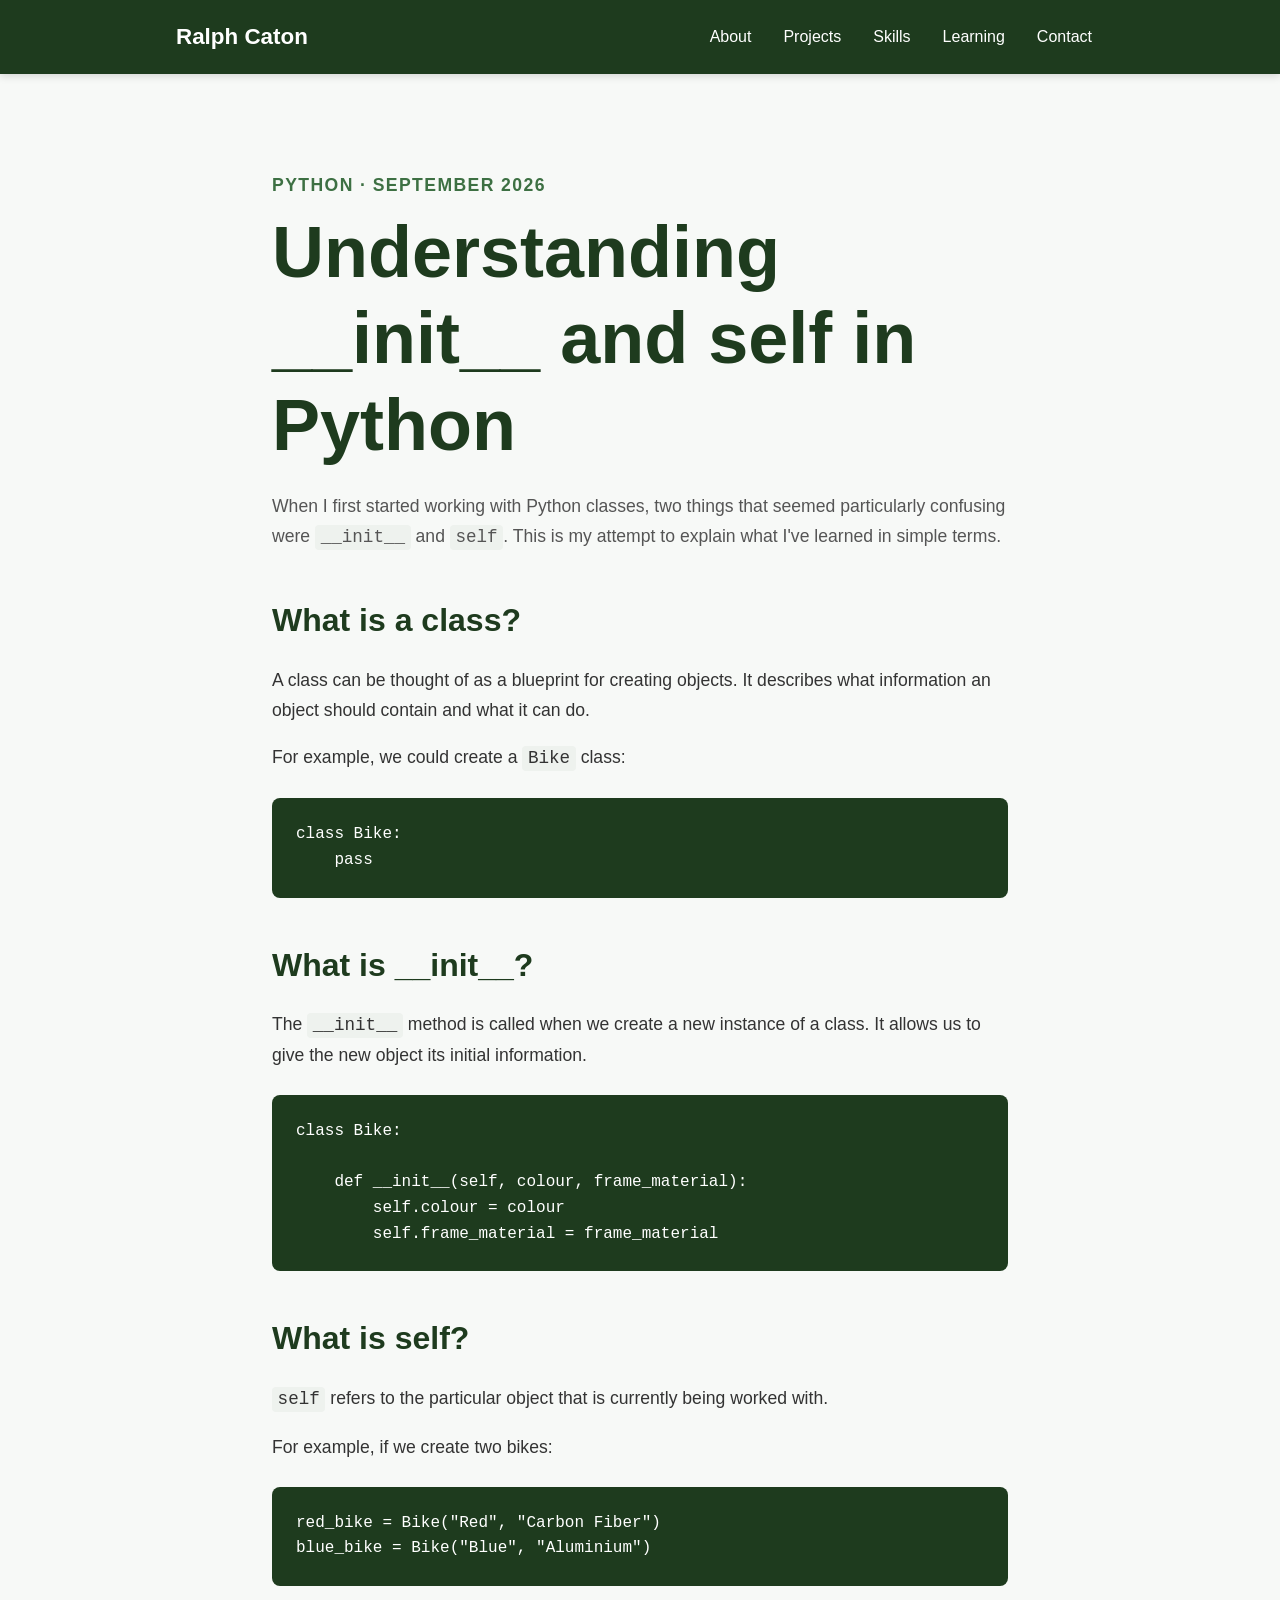
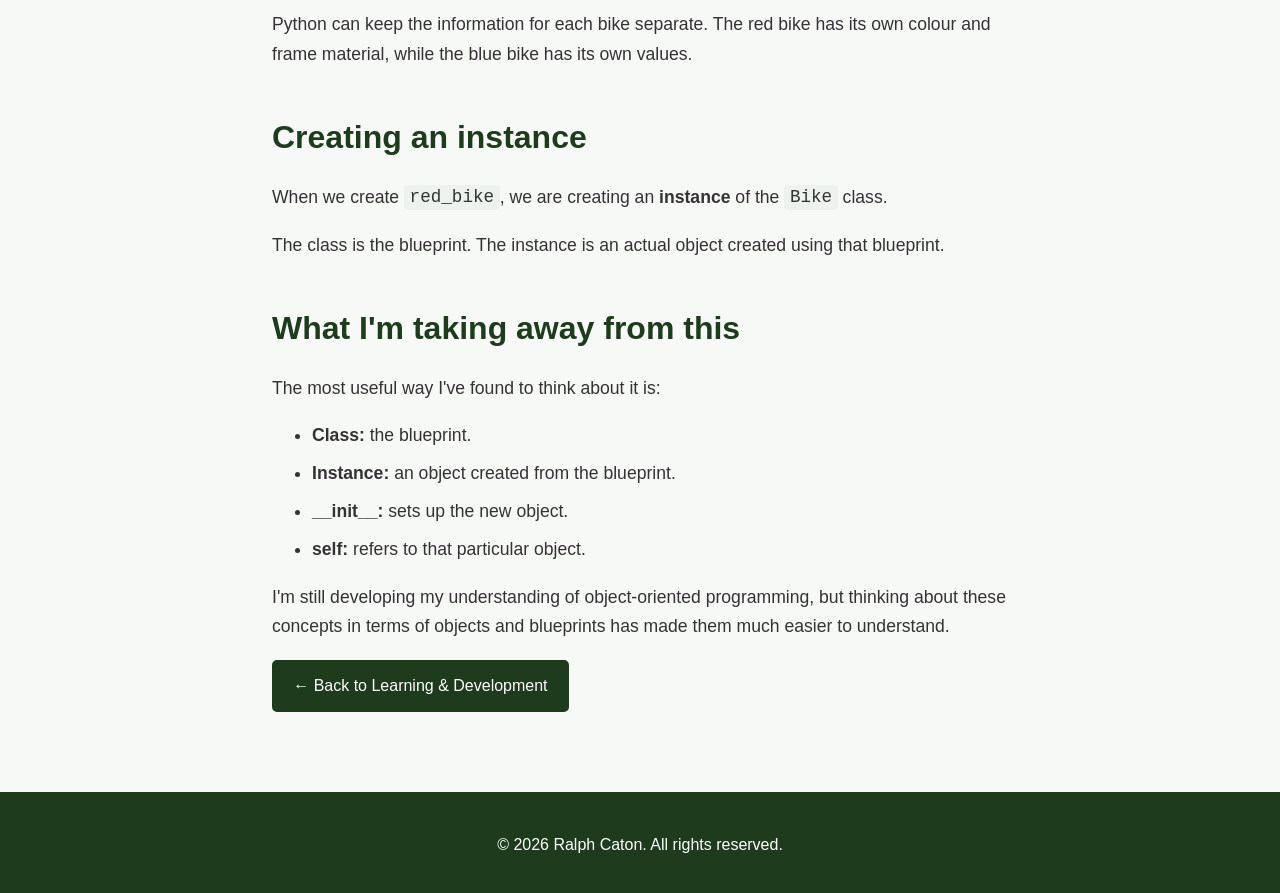
<file: blog/python-init-self.html>
<!DOCTYPE html>
<html lang="en">

<head>
  <meta charset="UTF-8" />

  <meta
    name="viewport"
    content="width=device-width, initial-scale=1.0"
  />

  <meta
    name="description"
    content="A beginner-friendly explanation of Python classes, __init__, self and instances."
  />

  <title>Understanding __init__ and self in Python | Ralph Caton</title>

  <link rel="stylesheet" href="../styles.css" />
</head>


<body>

  <header>

    <nav class="navbar">

      <div class="logo">
        Ralph Caton
      </div>

      <ul class="nav-links">
        <li><a href="../index.html#about">About</a></li>
        <li><a href="../index.html#projects">Projects</a></li>
        <li><a href="../index.html#skills">Skills</a></li>
        <li><a href="../index.html#learning">Learning</a></li>
        <li><a href="../index.html#contact">Contact</a></li>
      </ul>

    </nav>

  </header>


  <main>

    <article class="blog-post container">

      <p class="eyebrow">
        Python · September 2026
      </p>

      <h1>
        Understanding __init__ and self in Python
      </h1>

      <p class="blog-introduction">
        When I first started working with Python classes, two things
        that seemed particularly confusing were <code>__init__</code>
        and <code>self</code>. This is my attempt to explain what
        I've learned in simple terms.
      </p>


      <h2>What is a class?</h2>

      <p>
        A class can be thought of as a blueprint for creating objects.
        It describes what information an object should contain and
        what it can do.
      </p>

      <p>
        For example, we could create a <code>Bike</code> class:
      </p>

      <pre><code>class Bike:
    pass</code></pre>


      <h2>What is __init__?</h2>

      <p>
        The <code>__init__</code> method is called when we create a
        new instance of a class. It allows us to give the new object
        its initial information.
      </p>

      <pre><code>class Bike:

    def __init__(self, colour, frame_material):
        self.colour = colour
        self.frame_material = frame_material</code></pre>


      <h2>What is self?</h2>

      <p>
        <code>self</code> refers to the particular object that is
        currently being worked with.
      </p>

      <p>
        For example, if we create two bikes:
      </p>

      <pre><code>red_bike = Bike("Red", "Carbon Fiber")
blue_bike = Bike("Blue", "Aluminium")</code></pre>

      <p>
        Python can keep the information for each bike separate.
        The red bike has its own colour and frame material, while
        the blue bike has its own values.
      </p>


      <h2>Creating an instance</h2>

      <p>
        When we create <code>red_bike</code>, we are creating an
        <strong>instance</strong> of the <code>Bike</code> class.
      </p>

      <p>
        The class is the blueprint. The instance is an actual object
        created using that blueprint.
      </p>


      <h2>What I'm taking away from this</h2>

      <p>
        The most useful way I've found to think about it is:
      </p>

      <ul>
        <li><strong>Class:</strong> the blueprint.</li>
        <li><strong>Instance:</strong> an object created from the blueprint.</li>
        <li><strong>__init__:</strong> sets up the new object.</li>
        <li><strong>self:</strong> refers to that particular object.</li>
      </ul>

      <p>
        I'm still developing my understanding of object-oriented
        programming, but thinking about these concepts in terms of
        objects and blueprints has made them much easier to understand.
      </p>


      <a
        class="button"
        href="../index.html#learning"
      >
        ← Back to Learning & Development
      </a>

    </article>

  </main>


  <footer>
    <p>&copy; 2026 Ralph Caton. All rights reserved.</p>
  </footer>

</body>

</html>
</file>
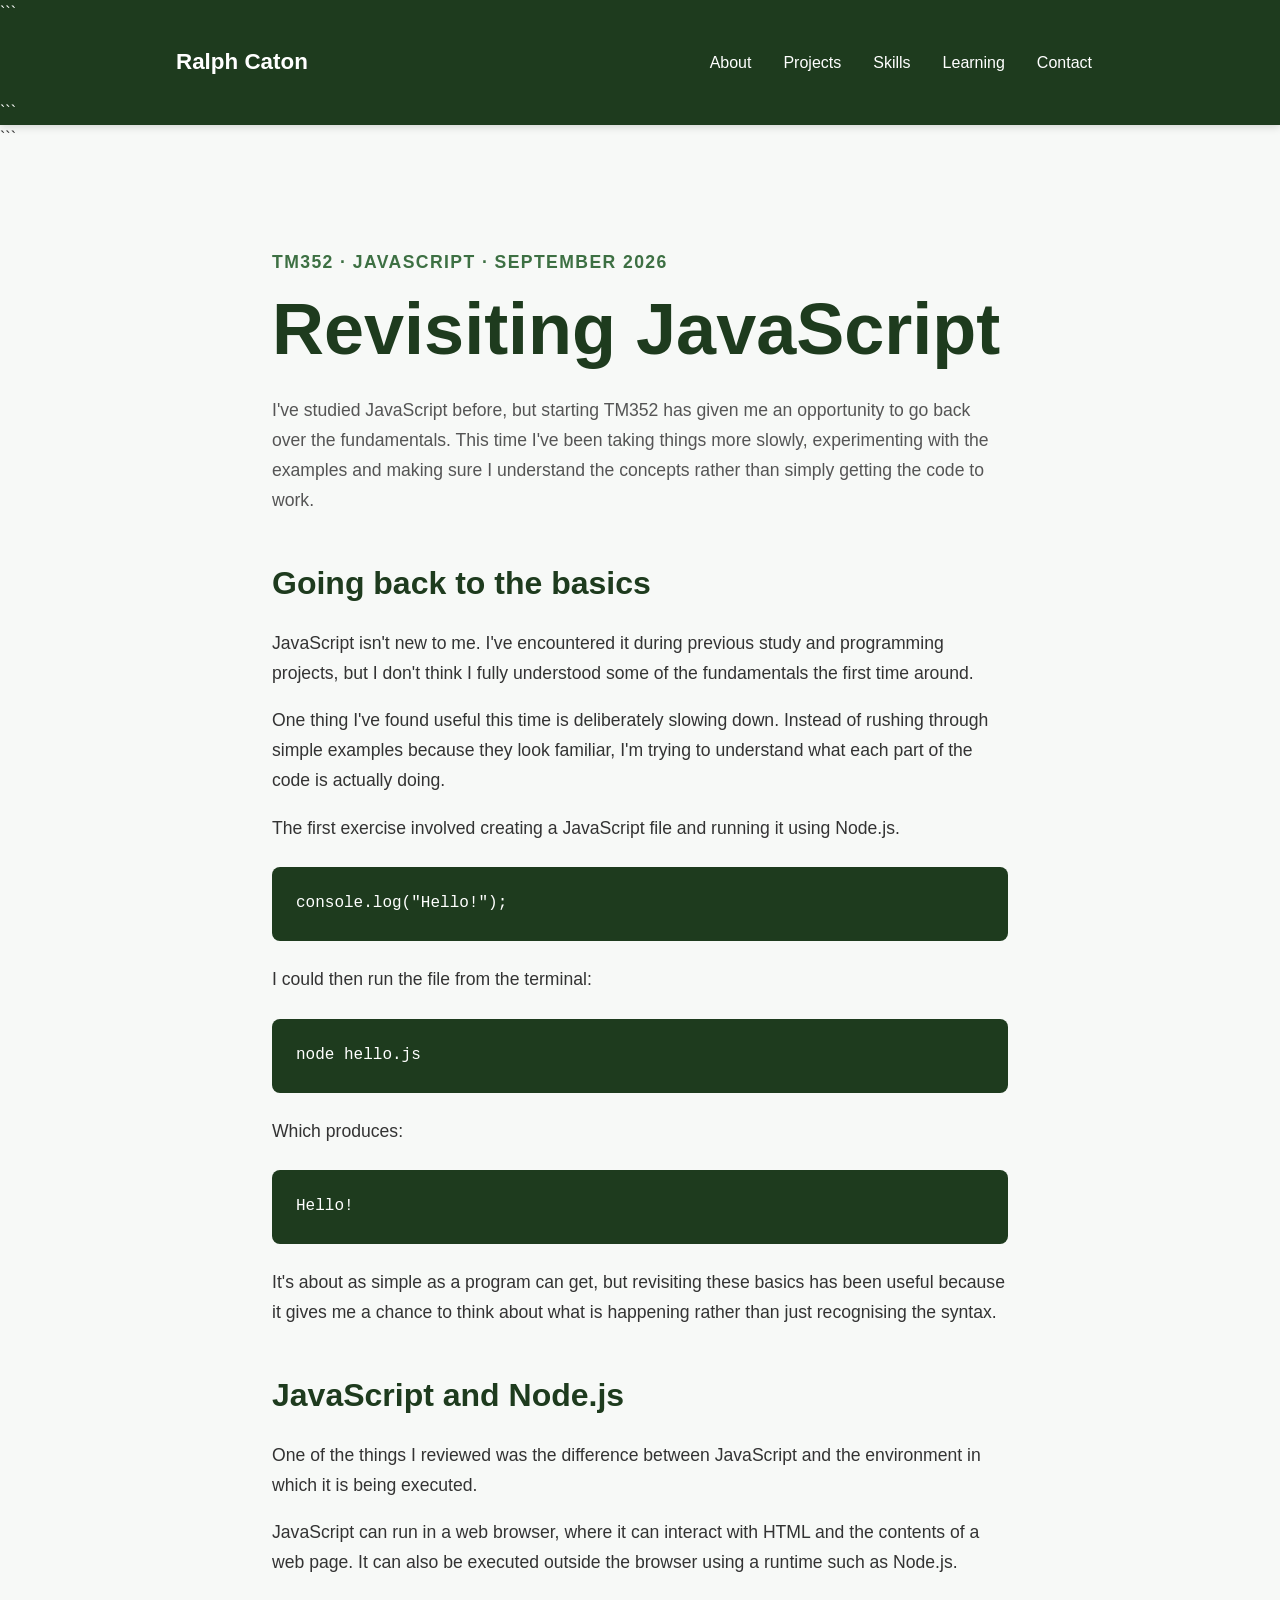
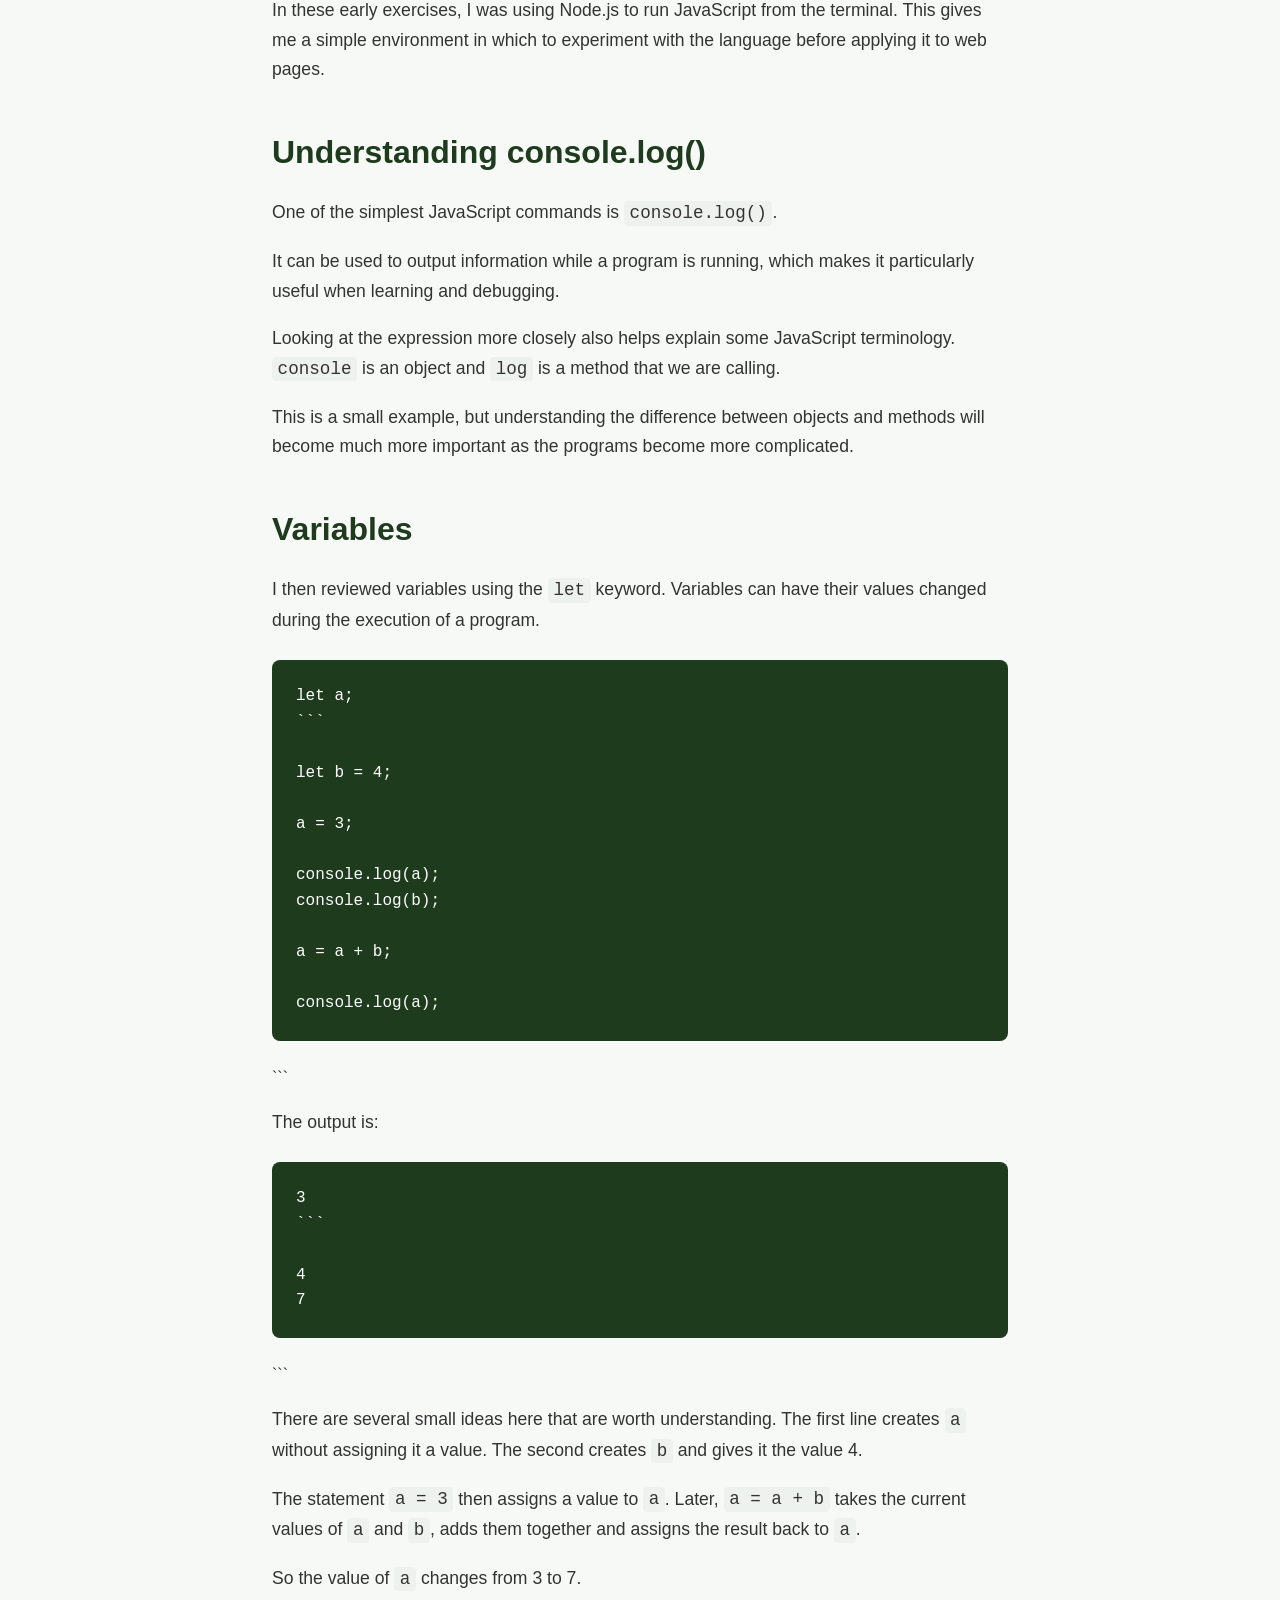
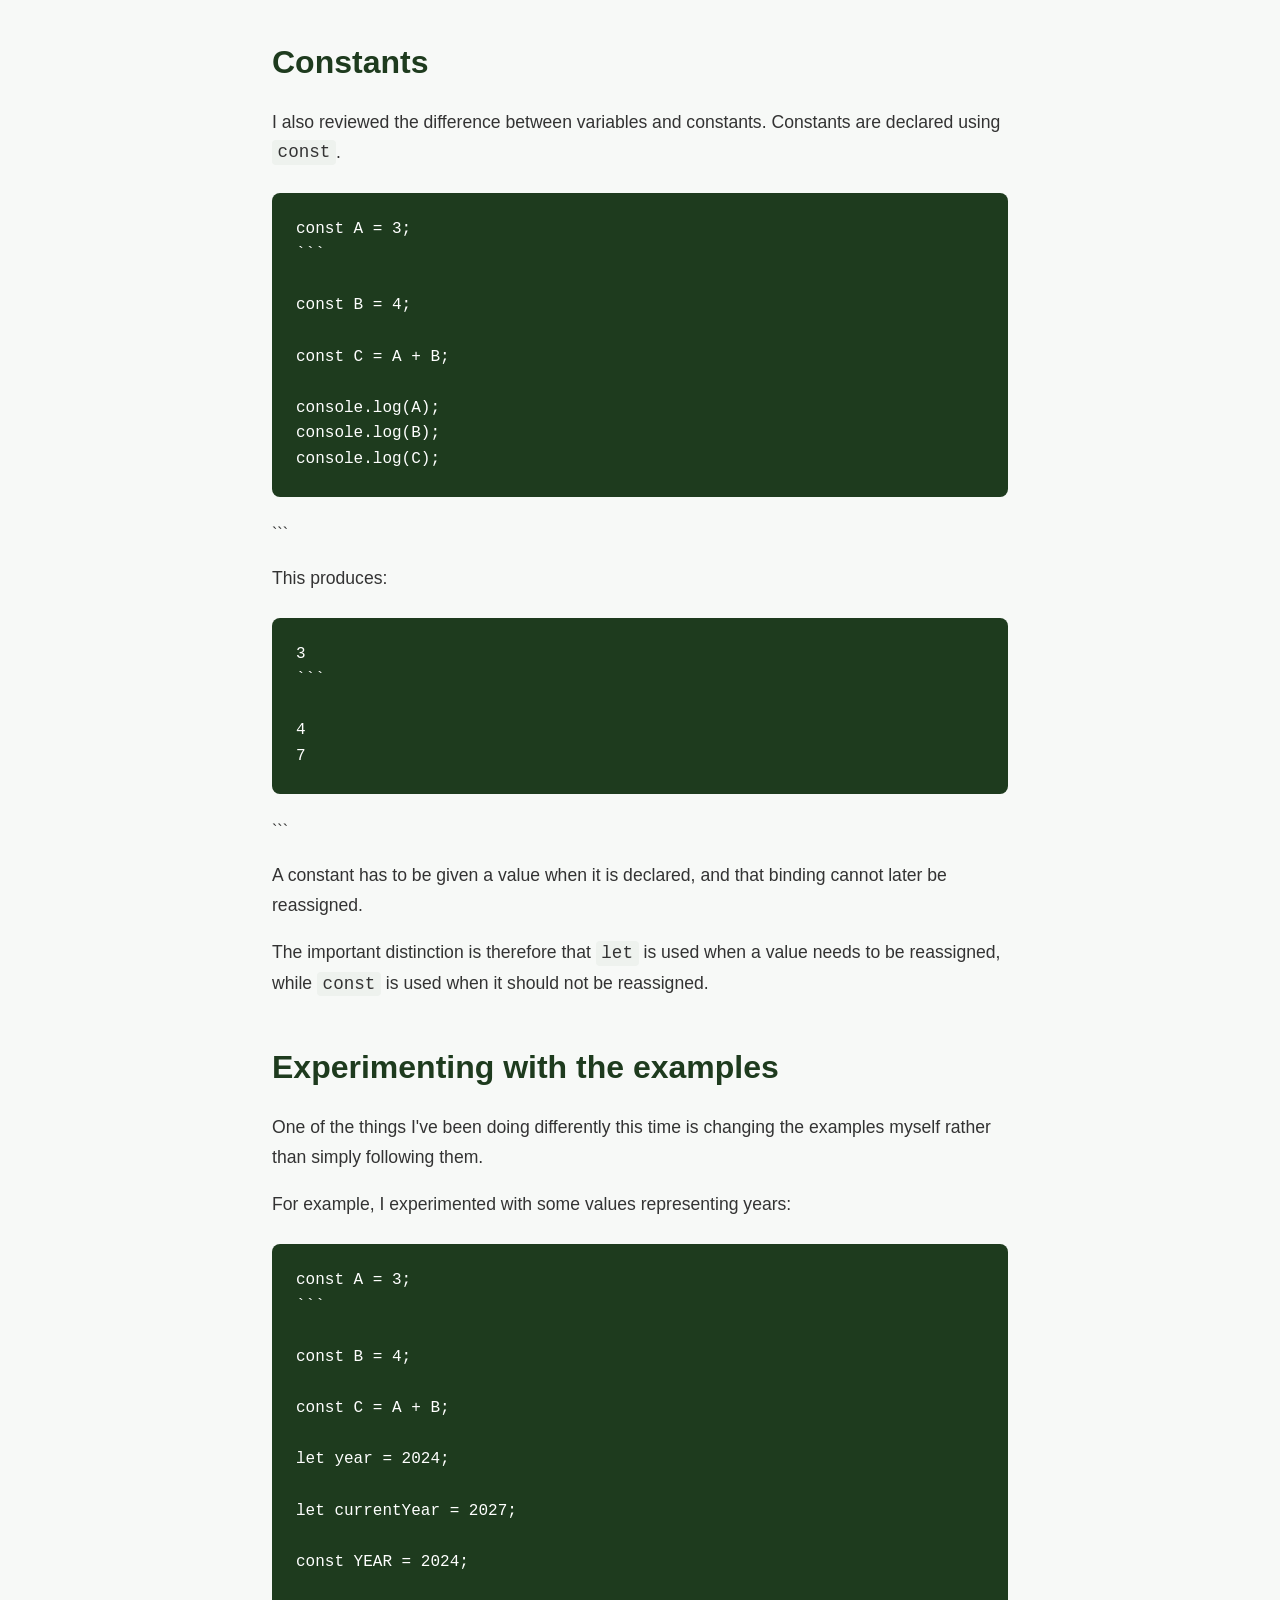
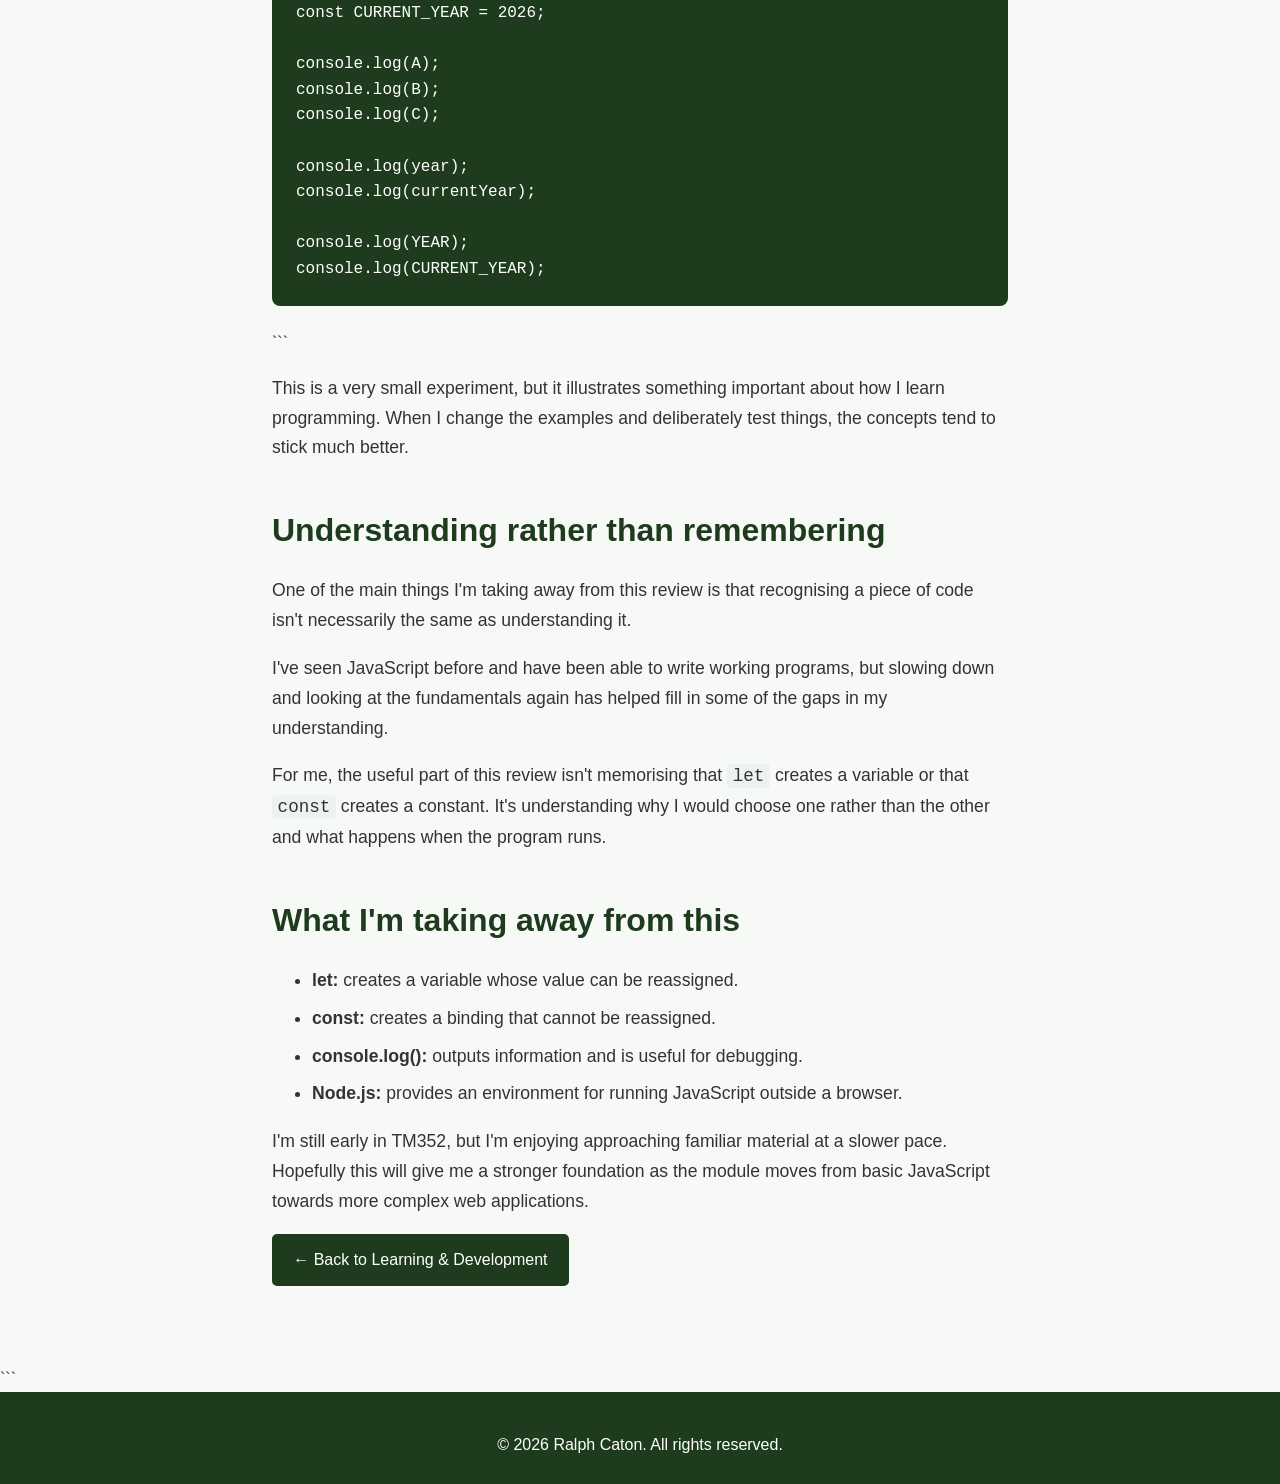
<file: blog/revisiting-javascript.html>
<!DOCTYPE html>

<html lang="en">

<head>
  <meta charset="UTF-8" />

<meta
 name="viewport"
 content="width=device-width, initial-scale=1.0"
/>

<meta
 name="description"
 content="Revisiting JavaScript while studying TM352, and taking the time to understand the fundamentals more deeply."
/>

  <title>Revisiting JavaScript | Ralph Caton</title>

  <link rel="stylesheet" href="../styles.css" />
</head>

<body>

  <header>

```
<nav class="navbar">

  <div class="logo">
    Ralph Caton
  </div>

  <ul class="nav-links">
    <li><a href="../index.html#about">About</a></li>
    <li><a href="../index.html#projects">Projects</a></li>
    <li><a href="../index.html#skills">Skills</a></li>
    <li><a href="../index.html#learning">Learning</a></li>
    <li><a href="../index.html#contact">Contact</a></li>
  </ul>

</nav>
```

  </header>

  <main>

```
<article class="blog-post container">

  <p class="eyebrow">
    TM352 · JavaScript · September 2026
  </p>

  <h1>
    Revisiting JavaScript
  </h1>

  <p class="blog-introduction">
    I've studied JavaScript before, but starting TM352 has given me
    an opportunity to go back over the fundamentals. This time I've
    been taking things more slowly, experimenting with the examples
    and making sure I understand the concepts rather than simply
    getting the code to work.
  </p>


  <h2>Going back to the basics</h2>

  <p>
    JavaScript isn't new to me. I've encountered it during previous
    study and programming projects, but I don't think I fully
    understood some of the fundamentals the first time around.
  </p>

  <p>
    One thing I've found useful this time is deliberately slowing
    down. Instead of rushing through simple examples because they
    look familiar, I'm trying to understand what each part of the
    code is actually doing.
  </p>

  <p>
    The first exercise involved creating a JavaScript file and
    running it using Node.js.
  </p>

  <pre><code>console.log("Hello!");</code></pre>

  <p>
    I could then run the file from the terminal:
  </p>

  <pre><code>node hello.js</code></pre>

  <p>
    Which produces:
  </p>

  <pre><code>Hello!</code></pre>

  <p>
    It's about as simple as a program can get, but revisiting these
    basics has been useful because it gives me a chance to think
    about what is happening rather than just recognising the syntax.
  </p>


  <h2>JavaScript and Node.js</h2>

  <p>
    One of the things I reviewed was the difference between
    JavaScript and the environment in which it is being executed.
  </p>

  <p>
    JavaScript can run in a web browser, where it can interact with
    HTML and the contents of a web page. It can also be executed
    outside the browser using a runtime such as Node.js.
  </p>

  <p>
    In these early exercises, I was using Node.js to run JavaScript
    from the terminal. This gives me a simple environment in which
    to experiment with the language before applying it to web pages.
  </p>


  <h2>Understanding console.log()</h2>

  <p>
    One of the simplest JavaScript commands is
    <code>console.log()</code>.
  </p>

  <p>
    It can be used to output information while a program is running,
    which makes it particularly useful when learning and debugging.
  </p>

  <p>
    Looking at the expression more closely also helps explain some
    JavaScript terminology. <code>console</code> is an object and
    <code>log</code> is a method that we are calling.
  </p>

  <p>
    This is a small example, but understanding the difference between
    objects and methods will become much more important as the
    programs become more complicated.
  </p>


  <h2>Variables</h2>

  <p>
    I then reviewed variables using the <code>let</code> keyword.
    Variables can have their values changed during the execution of
    a program.
  </p>

  <pre><code>let a;
```

let b = 4;

a = 3;

console.log(a);
console.log(b);

a = a + b;

console.log(a);</code></pre>

```
  <p>
    The output is:
  </p>

  <pre><code>3
```

4
7</code></pre>

```
  <p>
    There are several small ideas here that are worth understanding.
    The first line creates <code>a</code> without assigning it a
    value. The second creates <code>b</code> and gives it the value
    4.
  </p>

  <p>
    The statement <code>a = 3</code> then assigns a value to
    <code>a</code>. Later, <code>a = a + b</code> takes the current
    values of <code>a</code> and <code>b</code>, adds them together
    and assigns the result back to <code>a</code>.
  </p>

  <p>
    So the value of <code>a</code> changes from 3 to 7.
  </p>


  <h2>Constants</h2>

  <p>
    I also reviewed the difference between variables and constants.
    Constants are declared using <code>const</code>.
  </p>

  <pre><code>const A = 3;
```

const B = 4;

const C = A + B;

console.log(A);
console.log(B);
console.log(C);</code></pre>

```
  <p>
    This produces:
  </p>

  <pre><code>3
```

4
7</code></pre>

```
  <p>
    A constant has to be given a value when it is declared, and that
    binding cannot later be reassigned.
  </p>

  <p>
    The important distinction is therefore that <code>let</code> is
    used when a value needs to be reassigned, while <code>const</code>
    is used when it should not be reassigned.
  </p>


  <h2>Experimenting with the examples</h2>

  <p>
    One of the things I've been doing differently this time is
    changing the examples myself rather than simply following them.
  </p>

  <p>
    For example, I experimented with some values representing years:
  </p>

  <pre><code>const A = 3;
```

const B = 4;

const C = A + B;

let year = 2024;

let currentYear = 2027;

const YEAR = 2024;

const CURRENT_YEAR = 2026;

console.log(A);
console.log(B);
console.log(C);

console.log(year);
console.log(currentYear);

console.log(YEAR);
console.log(CURRENT_YEAR);</code></pre>

```
  <p>
    This is a very small experiment, but it illustrates something
    important about how I learn programming. When I change the
    examples and deliberately test things, the concepts tend to
    stick much better.
  </p>


  <h2>Understanding rather than remembering</h2>

  <p>
    One of the main things I'm taking away from this review is that
    recognising a piece of code isn't necessarily the same as
    understanding it.
  </p>

  <p>
    I've seen JavaScript before and have been able to write working
    programs, but slowing down and looking at the fundamentals again
    has helped fill in some of the gaps in my understanding.
  </p>

  <p>
    For me, the useful part of this review isn't memorising that
    <code>let</code> creates a variable or that <code>const</code>
    creates a constant. It's understanding why I would choose one
    rather than the other and what happens when the program runs.
  </p>


  <h2>What I'm taking away from this</h2>

  <ul>
    <li>
      <strong>let:</strong> creates a variable whose value can be reassigned.
    </li>

    <li>
      <strong>const:</strong> creates a binding that cannot be reassigned.
    </li>

    <li>
      <strong>console.log():</strong> outputs information and is useful for debugging.
    </li>

    <li>
      <strong>Node.js:</strong> provides an environment for running JavaScript outside a browser.
    </li>
  </ul>

  <p>
    I'm still early in TM352, but I'm enjoying approaching familiar
    material at a slower pace. Hopefully this will give me a stronger
    foundation as the module moves from basic JavaScript towards more
    complex web applications.
  </p>


  <a
    class="button"
    href="../index.html#learning"
  >
    ← Back to Learning & Development
  </a>

</article>
```

  </main>

  <footer>
    <p>&copy; 2026 Ralph Caton. All rights reserved.</p>
  </footer>

</body>

</html>
</file>
<file: styles.css>
/* =========================
   Reset and Base Styles
========================= */

* {
  box-sizing: border-box;
}

html {
  scroll-behavior: smooth;
}

body {
  font-family: "Segoe UI", Arial, sans-serif;
  margin: 0;
  padding: 0;

  line-height: 1.6;

  background-color: #f7f9f7;
  color: #333;
}

a {
  color: inherit;
}


/* =========================
   Navigation
========================= */

header {
  background-color: #1e3b1e;
  color: #fff;

  position: sticky;
  top: 0;

  z-index: 999;

  box-shadow: 0 2px 8px rgba(0, 0, 0, 0.15);
}

.navbar {
  max-width: 960px;

  margin: 0 auto;
  padding: 1rem;

  display: flex;
  justify-content: space-between;
  align-items: center;
}

.logo {
  font-size: 1.4rem;
  font-weight: bold;
}

.nav-links {
  list-style: none;

  display: flex;

  gap: 0.5rem;

  margin: 0;
  padding: 0;
}

.nav-links a {
  display: block;

  color: #fff;

  text-decoration: none;

  padding: 0.5rem 0.75rem;

  border-radius: 4px;

  transition: background-color 0.2s ease;
}

.nav-links a:hover,
.nav-links a:focus {
  background-color: #2f4f2f;
}


/* =========================
   General Layout
========================= */

.container {
  max-width: 960px;

  margin: 0 auto;

  padding: 5rem 2rem;
}

section {
  scroll-margin-top: 80px;
}


/* =========================
   Hero
========================= */

.hero {
  min-height: 70vh;

  display: flex;
  flex-direction: column;

  justify-content: center;
}

.eyebrow {
  color: #3d7043;

  font-size: 0.85rem;

  font-weight: bold;

  text-transform: uppercase;

  letter-spacing: 0.08em;

  margin-bottom: 0.5rem;
}

h1,
h2,
h3 {
  color: #1e3b1e;

  line-height: 1.2;
}

h1 {
  font-size: clamp(2.5rem, 7vw, 4.5rem);

  margin: 0 0 1.5rem;
}

h2 {
  font-size: 2rem;

  margin-top: 0;
}

h3 {
  margin-top: 0;
}

.intro {
  font-size: 1.3rem;

  max-width: 700px;
}

.hero p {
  max-width: 750px;
}


/* =========================
   Buttons
========================= */

.hero-buttons {
  display: flex;

  flex-wrap: wrap;

  gap: 1rem;

  margin-top: 1.5rem;
}

.button {
  display: inline-block;

  background-color: #1e3b1e;

  color: white;

  padding: 0.7rem 1.2rem;

  border-radius: 5px;

  text-decoration: none;

  border: 2px solid #1e3b1e;

  transition:
    background-color 0.2s ease,
    transform 0.2s ease;
}

.button:hover,
.button:focus {
  background-color: #2f4f2f;

  transform: translateY(-2px);
}

.button-secondary {
  background-color: transparent;

  color: #1e3b1e;
}

.button-secondary:hover,
.button-secondary:focus {
  color: white;
}


/* =========================
   Section Headings
========================= */

.section-heading {
  margin-bottom: 2rem;
}


/* =========================
   Projects
========================= */

.projects-grid {
  display: grid;

  grid-template-columns:
    repeat(auto-fit, minmax(280px, 1fr));

  gap: 1.5rem;
}

.project-card {
  background-color: #fff;

  padding: 1.5rem;

  border-radius: 8px;

  border: 1px solid #e1e6e1;

  box-shadow:
    0 2px 6px rgba(0, 0, 0, 0.08);

  cursor: pointer;

  transition:
    transform 0.2s ease,
    box-shadow 0.2s ease;

  outline: none;
}

.project-card:hover,
.project-card:focus {
  transform: translateY(-5px);

  box-shadow:
    0 6px 16px rgba(0, 0, 0, 0.12);
}

.project-link {
  display: inline-block;

  margin-top: 1rem;

  color: #3d7043;

  font-weight: bold;
}


/* =========================
   Skills
========================= */

.skills-list {
  display: flex;

  flex-wrap: wrap;

  gap: 0.75rem;

  list-style: none;

  padding: 0;
}

.skills-list li {
  background-color: #e0f2e9;

  color: #1e3b1e;

  padding: 0.5rem 1rem;

  border-radius: 20px;

  font-weight: bold;
}

/* =========================
   Blog / Learning
========================= */

.blog-grid {
  display: grid;

  grid-template-columns:
    repeat(auto-fit, minmax(280px, 1fr));

  gap: 1.5rem;
}

.blog-card {
  background-color: #fff;

  padding: 1.5rem;

  border-radius: 8px;

  border: 1px solid #e1e6e1;

  box-shadow:
    0 2px 6px rgba(0, 0, 0, 0.08);

  display: flex;

  flex-direction: column;

  transition:
    transform 0.2s ease,
    box-shadow 0.2s ease;
}

.blog-card:hover {
  transform: translateY(-5px);

  box-shadow:
    0 6px 16px rgba(0, 0, 0, 0.12);
}

.blog-card h3 {
  margin-bottom: 0.75rem;
}

.blog-date {
  color: #3d7043;

  font-size: 1rem;

  font-weight: bold;

  text-transform: uppercase;

  letter-spacing: 0.05em;

  margin-top: 0;

  margin-bottom: 0.75rem;
}

.blog-card a {
  color: #1e3b1e;

  font-weight: bold;

  text-decoration: none;

  margin-top: auto;

  padding-top: 1rem;
}

.blog-card a:hover {
  text-decoration: underline;
}

.coming-soon {
  color: #777;

  font-weight: bold;

  margin-top: auto;

  padding-top: 1rem;
}


/* =========================
   Contact
========================= */

.contact-links {
  display: flex;

  flex-wrap: wrap;

  gap: 1rem;

  margin-top: 1.5rem;
}

.contact-links a {
  color: #1e3b1e;

  font-weight: bold;

  text-decoration: none;

  border-bottom: 2px solid #3d7043;
}

.contact-links a:hover {
  border-bottom-color: #1e3b1e;
}


/* =========================
   Footer
========================= */

footer {
  text-align: center;

  padding: 1.5rem;

  background-color: #1e3b1e;

  color: #fff;
}


/* =========================
   Modal
========================= */

.modal {
  display: none;

  position: fixed;

  z-index: 1001;

  left: 0;
  top: 0;

  width: 100%;
  height: 100%;

  overflow: auto;

  background-color: rgba(0, 0, 0, 0.6);

  padding: 2rem;
}

.modal-content {
  background-color: #fff;

  margin: 8% auto;

  padding: 2.5rem;

  border-radius: 8px;

  max-width: 600px;

  position: relative;

  box-shadow:
    0 10px 30px rgba(0, 0, 0, 0.25);
}

.modal-content .button {
  margin-top: 1rem;
}

.close {
  position: absolute;

  top: 1rem;
  right: 1rem;

  width: 40px;
  height: 40px;

  border: none;

  background: transparent;

  font-size: 2rem;

  cursor: pointer;

  color: #333;
}

.close:hover,
.close:focus {
  color: #1e3b1e;
}

/* =========================
   Blog Articles
========================= */

.blog-post {
  max-width: 800px;
}

.blog-post p,
.blog-post li {
  font-size: 1.1rem;
  line-height: 1.7;
}

.blog-post h1 {
  margin-bottom: 1.5rem;
}

.blog-post h2 {
  margin-top: 3rem;
}

.blog-introduction {
  font-size: 1.25rem;
  line-height: 1.7;
  color: #555;
  margin-bottom: 3rem;
}

.blog-post code {
  background-color: #eef2ee;
  padding: 0.15rem 0.35rem;
  border-radius: 4px;
  font-family: Consolas, monospace;
}

.blog-post pre {
  background-color: #1e3b1e;
  color: #fff;
  padding: 1.5rem;
  border-radius: 8px;
  overflow-x: auto;
  margin: 1.5rem 0;
}

.blog-post pre code {
  background: none;
  padding: 0;
  color: inherit;
}

.blog-post li {
  margin-bottom: 0.5rem;
}

.blog-post figure {
  margin: 2rem -3rem;
}

.blog-post img {
  display: block;
  width: calc(100% + 6rem);
  height: auto;
  border-radius: 8px;
}

.blog-post figcaption {
  font-size: 0.9rem;
  color: #666;
  text-align: center;
  margin-top: 0.75rem;
}

/* Mobile */
@media (max-width: 700px) {
  .navbar {
    flex-direction: column;
    gap: 0.75rem;
  }

  .nav-links {
    flex-wrap: wrap;
    justify-content: center;
  }

  .container {
    padding: 3.5rem 1.25rem;
  }

  .hero {
    min-height: auto;
    padding-top: 4rem;
  }

  h1 {
    font-size: 3rem;
  }

  .intro {
    font-size: 1.15rem;
  }

  .projects-grid {
    grid-template-columns: 1fr;
  }

  .modal {
    padding: 1rem;
  }

  .modal-content {
    margin: 15% auto;
    padding: 2rem 1.5rem;
  }

  .blog-post figure {
    margin: 2rem 0;
  }

  .blog-post img {
    width: 90%;
    max-width: 90%;
    height: auto;
    margin: 0 auto;
  }
}
</file>
